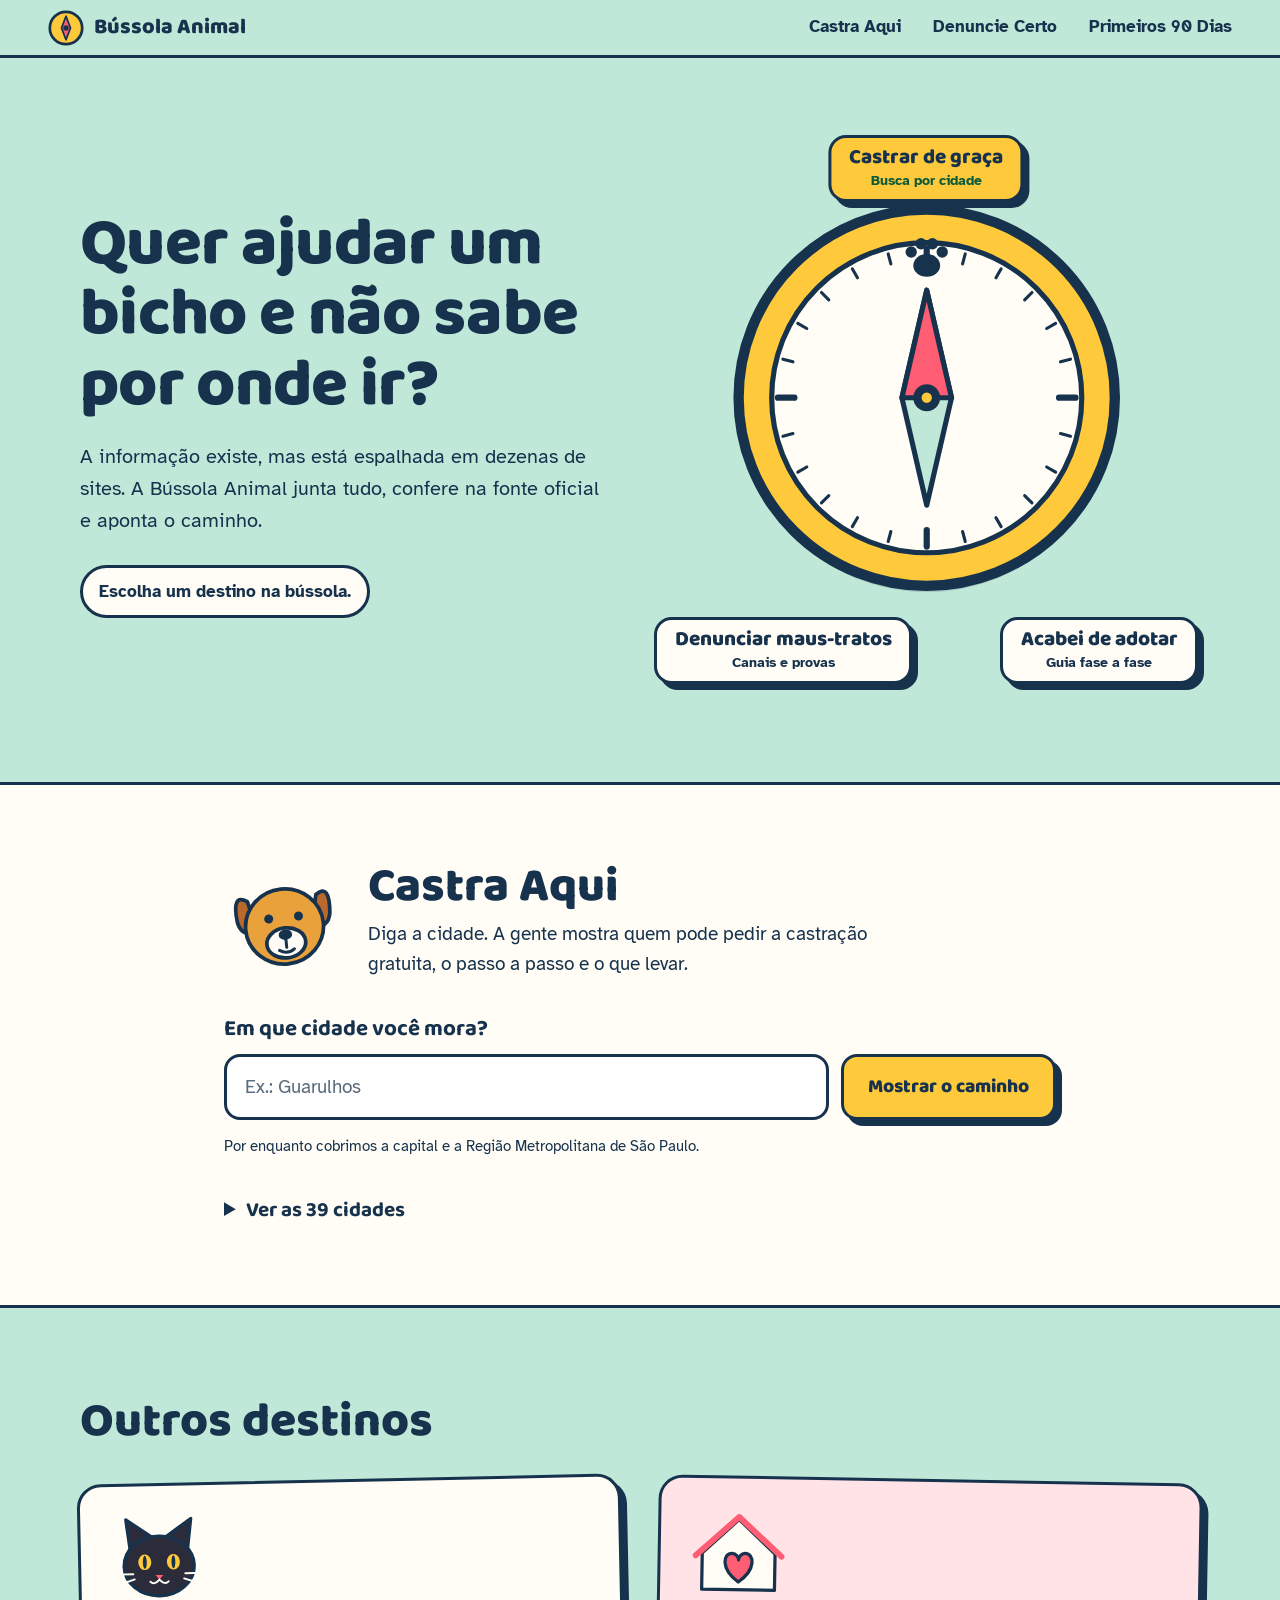
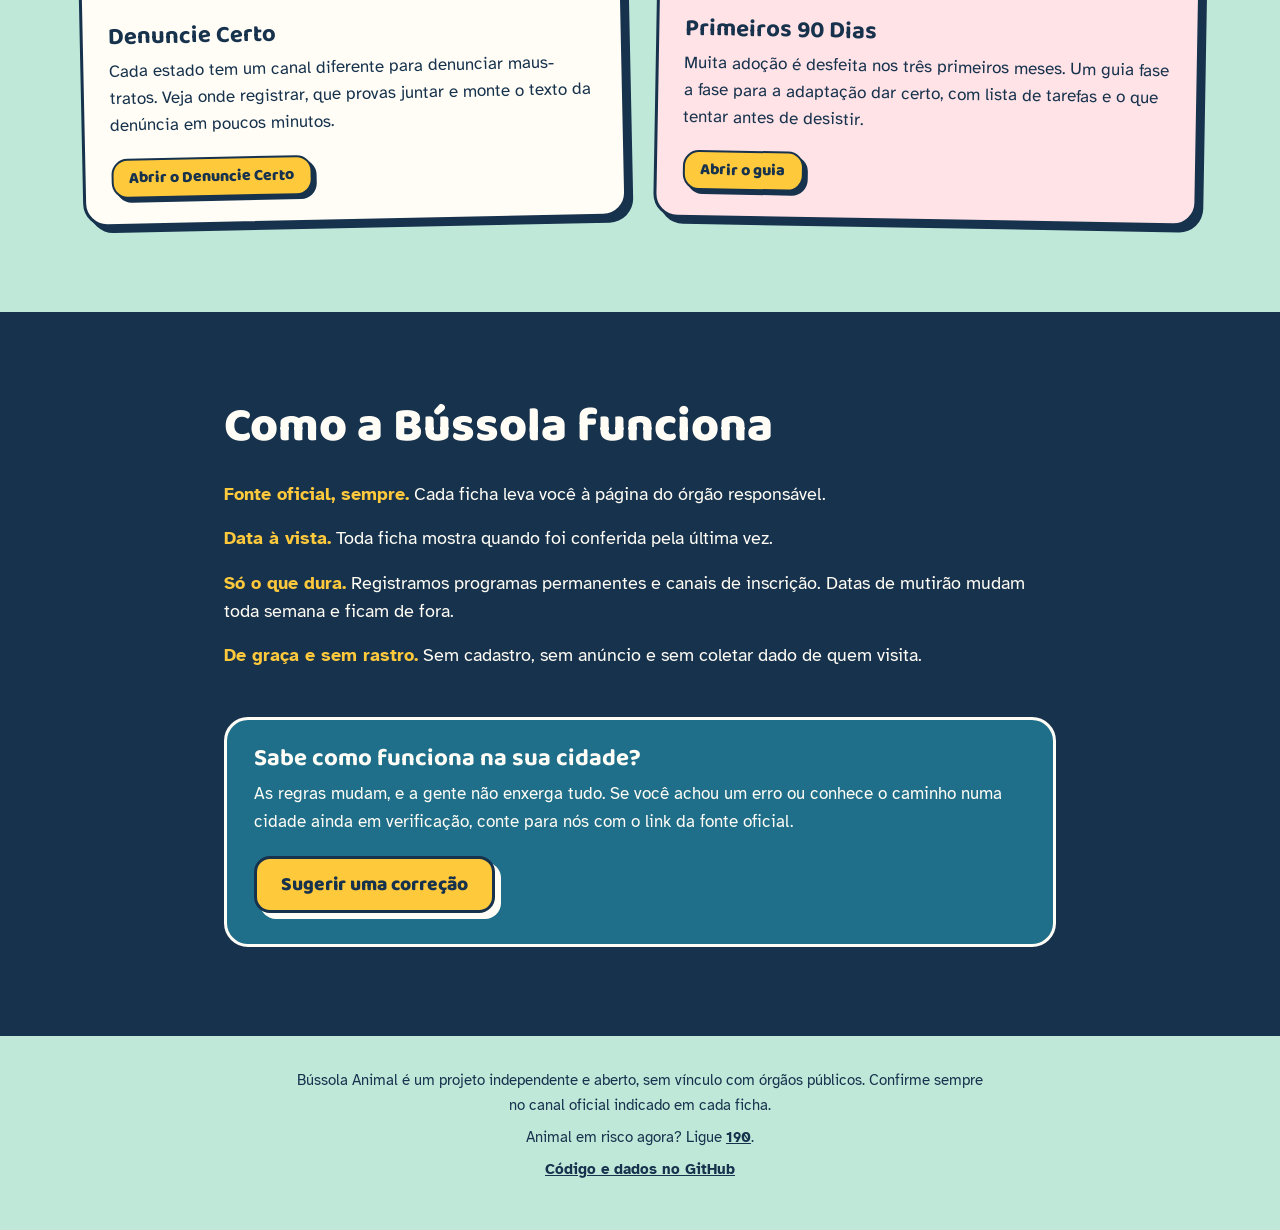
<file: index.html>
<!DOCTYPE html>
<html lang="pt-BR">
<head>
  <meta charset="utf-8">
  <meta name="viewport" content="width=device-width, initial-scale=1">
  <title>Bússola Animal: o caminho certo para ajudar cães e gatos</title>
  <meta name="description" content="Guia gratuito e aberto: onde castrar de graça, como denunciar maus-tratos e como atravessar os primeiros meses depois de uma adoção.">
  <meta property="og:title" content="Bússola Animal">
  <meta property="og:description" content="Ajudar um cão ou um gato começa por saber o caminho. A gente aponta.">
  <meta property="og:type" content="website">
  <link rel="icon" href="img/favicon.svg" type="image/svg+xml">
  <link rel="preload" href="fontes/baloo-2-latin-800-normal.woff2" as="font" type="font/woff2" crossorigin>
  <link rel="stylesheet" href="css/estilo.css">
</head>
<body>
  <a class="pular" href="#castra-aqui">Pular para a busca por cidade</a>

  <header class="topo">
    <a class="marca" href="#inicio" aria-label="Bússola Animal, início">
      <svg viewBox="0 0 40 40" width="36" height="36" aria-hidden="true">
        <circle cx="20" cy="20" r="18" fill="#FFC93C" stroke="#17324D" stroke-width="3"/>
        <path d="M20 7 L25 20 L20 33 L15 20 Z" fill="#FF5D73" stroke="#17324D" stroke-width="2" stroke-linejoin="round"/>
        <circle cx="20" cy="20" r="3" fill="#17324D"/>
      </svg>
      <span>Bússola Animal</span>
    </a>
    <nav aria-label="Seções">
      <a href="#castra-aqui">Castra Aqui</a>
      <a href="denuncie-certo.html">Denuncie Certo</a>
      <a href="primeiros-90-dias.html">Primeiros 90 Dias</a>
    </nav>
  </header>

  <main id="inicio">

    <section class="abertura">
      <div class="abertura-texto">
        <h1>Quer ajudar um bicho e não sabe por onde ir?</h1>
        <p class="lide">A informação existe, mas está espalhada em dezenas de sites. A Bússola Animal junta tudo, confere na fonte oficial e aponta o caminho.</p>
        <p class="dica-bussola" id="dica-bussola">Escolha um destino na bússola.</p>
      </div>

      <div class="bussola-palco" id="bussola-palco">
        <svg class="bussola" id="bussola" viewBox="0 0 400 400" role="img" aria-label="Bússola com uma agulha que termina em uma patinha">
          <circle cx="200" cy="206" r="182" fill="#17324D" opacity=".16"/>
          <circle cx="200" cy="200" r="182" fill="#FFC93C" stroke="#17324D" stroke-width="10"/>
          <circle cx="200" cy="200" r="150" fill="#FFFDF5" stroke="#17324D" stroke-width="5"/>
          <g id="marcas" stroke="#17324D" stroke-linecap="round"></g>
          <g id="agulha" class="agulha">
            <path d="M200 96 L224 200 L200 304 L176 200 Z" fill="#BFE8D9" stroke="#17324D" stroke-width="5" stroke-linejoin="round"/>
            <path d="M200 96 L224 200 L176 200 Z" fill="#FF5D73" stroke="#17324D" stroke-width="5" stroke-linejoin="round"/>
            <g transform="translate(200 62)" fill="#17324D">
              <ellipse cx="0" cy="10" rx="13" ry="11"/>
              <circle cx="-15" cy="-3" r="5.5"/>
              <circle cx="-5.5" cy="-11" r="5.5"/>
              <circle cx="5.5" cy="-11" r="5.5"/>
              <circle cx="15" cy="-3" r="5.5"/>
            </g>
          </g>
          <circle cx="200" cy="200" r="13" fill="#17324D"/>
          <circle cx="200" cy="200" r="5" fill="#FFC93C"/>
        </svg>

        <a class="destino destino-norte" href="#castra-aqui" data-angulo="0" data-dica="Descubra como castrar de graça na sua cidade.">
          <span class="destino-titulo">Castrar de graça</span>
          <span class="destino-estado">Busca por cidade</span>
        </a>
        <a class="destino destino-sudeste" href="primeiros-90-dias.html" data-angulo="125" data-dica="O que esperar nos primeiros 90 dias com o novo companheiro.">
          <span class="destino-titulo">Acabei de adotar</span>
          <span class="destino-estado">Guia fase a fase</span>
        </a>
        <a class="destino destino-sudoeste" href="denuncie-certo.html" data-angulo="235" data-dica="Onde denunciar, que provas juntar e como escrever a denúncia.">
          <span class="destino-titulo">Denunciar maus-tratos</span>
          <span class="destino-estado">Canais e provas</span>
        </a>
      </div>
    </section>

    <section class="castra" id="castra-aqui" aria-labelledby="castra-titulo">
      <div class="castra-cabeca">
        <svg class="bicho bicho-cao" viewBox="0 0 160 150" aria-hidden="true">
          <path d="M34 44 Q14 30 18 70 Q22 92 44 84 Z" fill="#B9692C" stroke="#17324D" stroke-width="5" stroke-linejoin="round"/>
          <path d="M126 44 Q146 30 142 70 Q138 92 116 84 Z" fill="#B9692C" stroke="#17324D" stroke-width="5" stroke-linejoin="round"/>
          <ellipse cx="80" cy="82" rx="52" ry="50" fill="#E9A23B" stroke="#17324D" stroke-width="5"/>
          <ellipse cx="80" cy="104" rx="26" ry="20" fill="#FFFDF5" stroke="#17324D" stroke-width="5"/>
          <ellipse cx="80" cy="93" rx="9" ry="7" fill="#17324D"/>
          <path d="M80 100 V110 M70 113 Q80 120 90 113" fill="none" stroke="#17324D" stroke-width="4" stroke-linecap="round"/>
          <circle cx="60" cy="70" r="6" fill="#17324D"/>
          <circle cx="100" cy="70" r="6" fill="#17324D"/>
        </svg>
        <div>
          <h2 id="castra-titulo">Castra Aqui</h2>
          <p>Diga a cidade. A gente mostra quem pode pedir a castração gratuita, o passo a passo e o que levar.</p>
        </div>
      </div>

      <form class="busca" id="busca" role="search" autocomplete="off">
        <label for="cidade">Em que cidade você mora?</label>
        <div class="busca-linha">
          <div class="combo">
            <input id="cidade" name="cidade" type="text" inputmode="search" placeholder="Ex.: Guarulhos"
                   role="combobox" aria-expanded="false" aria-controls="sugestoes" aria-autocomplete="list">
            <ul id="sugestoes" class="sugestoes" role="listbox" hidden></ul>
          </div>
          <button type="submit">Mostrar o caminho</button>
        </div>
        <p class="busca-nota">Por enquanto cobrimos a capital e a Região Metropolitana de São Paulo.</p>
      </form>

      <div id="resultado" class="resultado" aria-live="polite"></div>

      <details class="todas">
        <summary>Ver as 39 cidades</summary>
        <p class="legenda"><span class="selo selo-ok">Conferida</span> ficha completa <span class="selo selo-espera">Em verificação</span> caminho geral</p>
        <ul id="lista-cidades" class="lista-cidades"></ul>
      </details>
    </section>

    <section class="embreve" id="outros-destinos" aria-labelledby="embreve-titulo">
      <h2 id="embreve-titulo">Outros destinos</h2>
      <div class="embreve-grade">
        <article class="postal postal-denuncia">
          <svg class="bicho" viewBox="0 0 160 150" aria-hidden="true">
            <path d="M36 62 L30 14 L70 42 Z" fill="#2B2B3A" stroke="#17324D" stroke-width="5" stroke-linejoin="round"/>
            <path d="M124 62 L130 14 L90 42 Z" fill="#2B2B3A" stroke="#17324D" stroke-width="5" stroke-linejoin="round"/>
            <ellipse cx="80" cy="86" rx="54" ry="46" fill="#2B2B3A" stroke="#17324D" stroke-width="5"/>
            <ellipse cx="58" cy="80" rx="10" ry="12" fill="#FFC93C"/>
            <ellipse cx="102" cy="80" rx="10" ry="12" fill="#FFC93C"/>
            <ellipse cx="58" cy="80" rx="3" ry="10" fill="#17324D"/>
            <ellipse cx="102" cy="80" rx="3" ry="10" fill="#17324D"/>
            <path d="M74 100 L86 100 L80 107 Z" fill="#FF5D73"/>
            <path d="M80 107 Q72 116 66 110 M80 107 Q88 116 94 110" fill="none" stroke="#FFFDF5" stroke-width="3" stroke-linecap="round"/>
            <path d="M40 98 H14 M42 106 L18 114 M120 98 H146 M118 106 L142 114" stroke="#FFFDF5" stroke-width="3" stroke-linecap="round"/>
          </svg>
          <h3>Denuncie Certo</h3>
          <p>Cada estado tem um canal diferente para denunciar maus-tratos. Veja onde registrar, que provas juntar e monte o texto da denúncia em poucos minutos.</p>
          <a class="botao botao-pequeno" href="denuncie-certo.html">Abrir o Denuncie Certo</a>
        </article>
        <article class="postal postal-adocao">
          <svg class="bicho" viewBox="0 0 160 150" aria-hidden="true">
            <path d="M24 78 L80 26 L136 78 V134 H24 Z" fill="#FFFDF5" stroke="#17324D" stroke-width="5" stroke-linejoin="round"/>
            <path d="M14 82 L80 22 L146 82" fill="none" stroke="#FF5D73" stroke-width="9" stroke-linecap="round" stroke-linejoin="round"/>
            <path d="M80 122 C52 102 56 78 70 78 C76 78 80 84 80 88 C80 84 84 78 90 78 C104 78 108 102 80 122 Z" fill="#FF5D73" stroke="#17324D" stroke-width="5" stroke-linejoin="round"/>
          </svg>
          <h3>Primeiros 90 Dias</h3>
          <p>Muita adoção é desfeita nos três primeiros meses. Um guia fase a fase para a adaptação dar certo, com lista de tarefas e o que tentar antes de desistir.</p>
          <a class="botao botao-pequeno" href="primeiros-90-dias.html">Abrir o guia</a>
        </article>
      </div>
    </section>

    <section class="sobre" id="sobre" aria-labelledby="sobre-titulo">
      <h2 id="sobre-titulo">Como a Bússola funciona</h2>
      <ul class="principios">
        <li><strong>Fonte oficial, sempre.</strong> Cada ficha leva você à página do órgão responsável.</li>
        <li><strong>Data à vista.</strong> Toda ficha mostra quando foi conferida pela última vez.</li>
        <li><strong>Só o que dura.</strong> Registramos programas permanentes e canais de inscrição. Datas de mutirão mudam toda semana e ficam de fora.</li>
        <li><strong>De graça e sem rastro.</strong> Sem cadastro, sem anúncio e sem coletar dado de quem visita.</li>
      </ul>
      <div class="ajuda">
        <h3>Sabe como funciona na sua cidade?</h3>
        <p>As regras mudam, e a gente não enxerga tudo. Se você achou um erro ou conhece o caminho numa cidade ainda em verificação, conte para nós com o link da fonte oficial.</p>
        <a class="botao" href="https://github.com/moraesalves/bussola-animal/issues/new">Sugerir uma correção</a>
      </div>
    </section>
  </main>

  <footer class="rodape">
    <p>Bússola Animal é um projeto independente e aberto, sem vínculo com órgãos públicos. Confirme sempre no canal oficial indicado em cada ficha.</p>
    <p>Animal em risco agora? Ligue <a href="tel:190">190</a>.</p>
    <p><a href="https://github.com/moraesalves/bussola-animal">Código e dados no GitHub</a></p>
  </footer>

  <script src="js/app.js" defer></script>
</body>
</html>
</file>
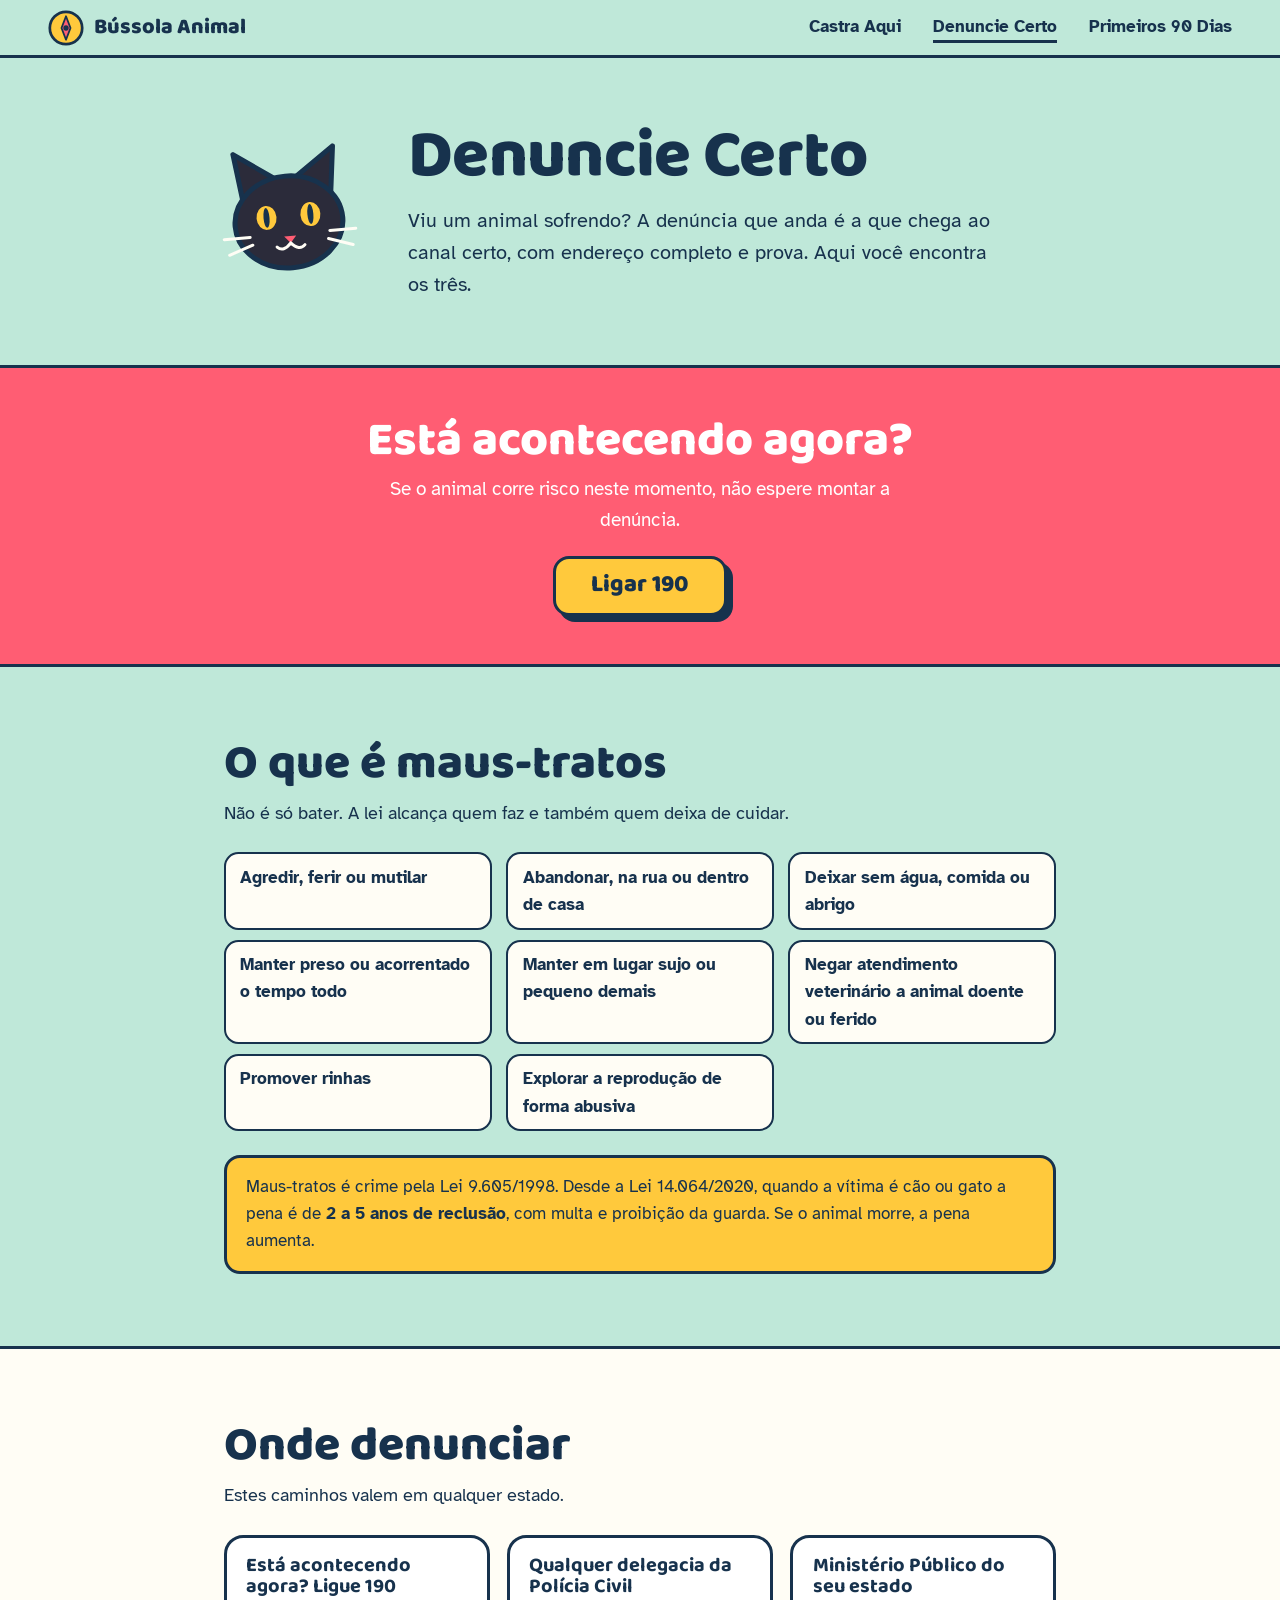
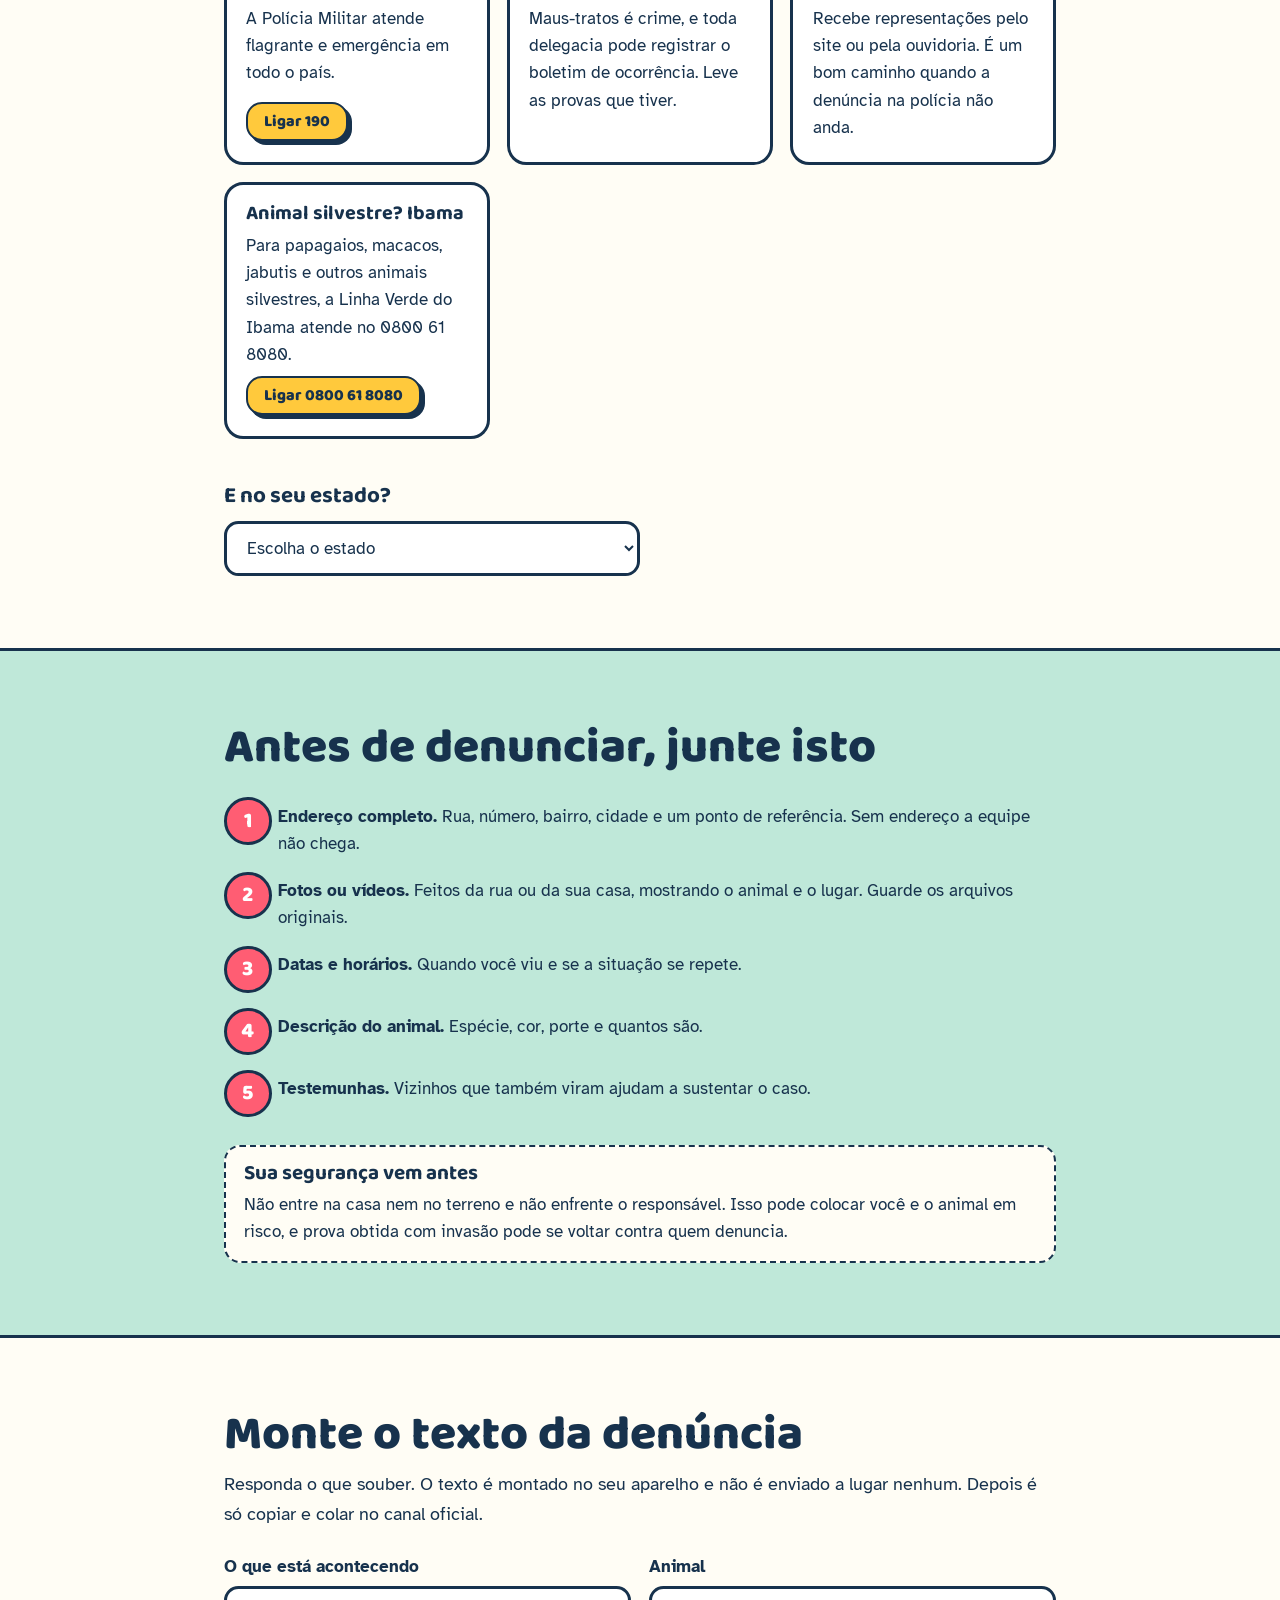
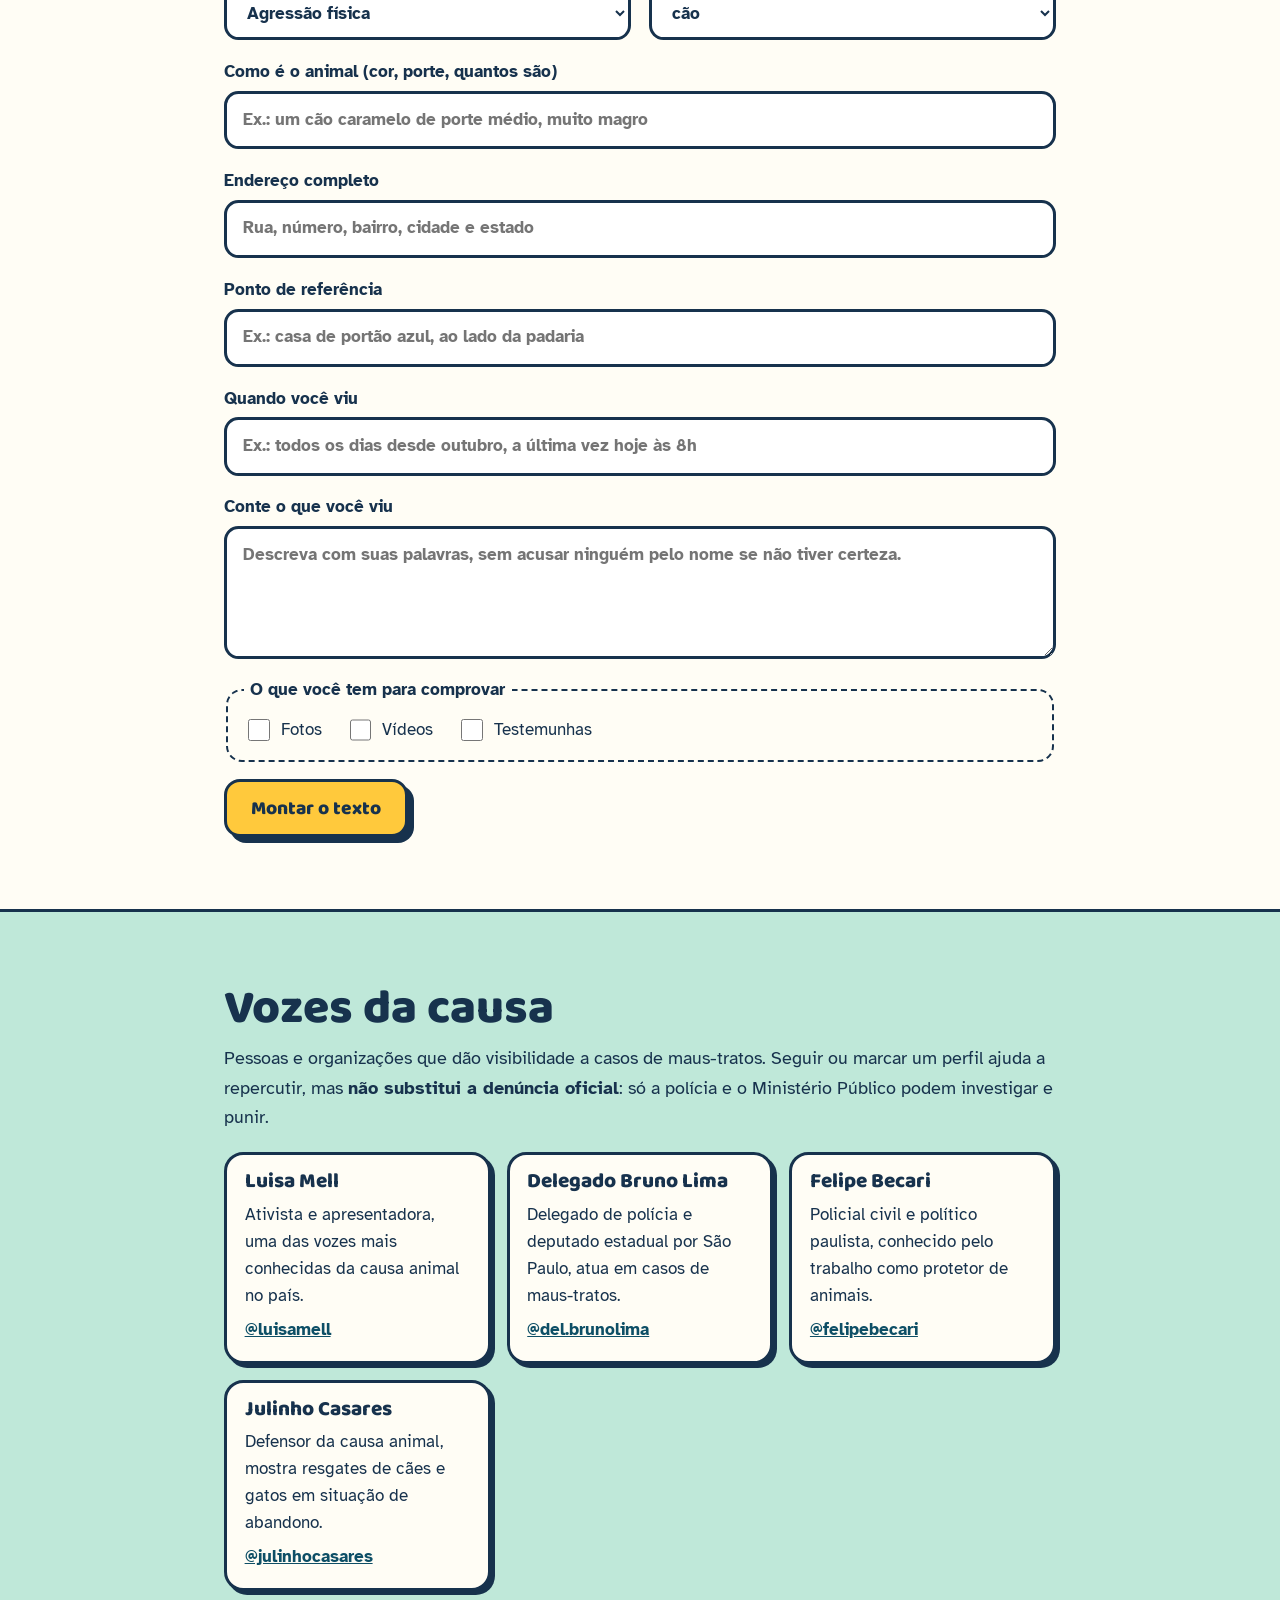
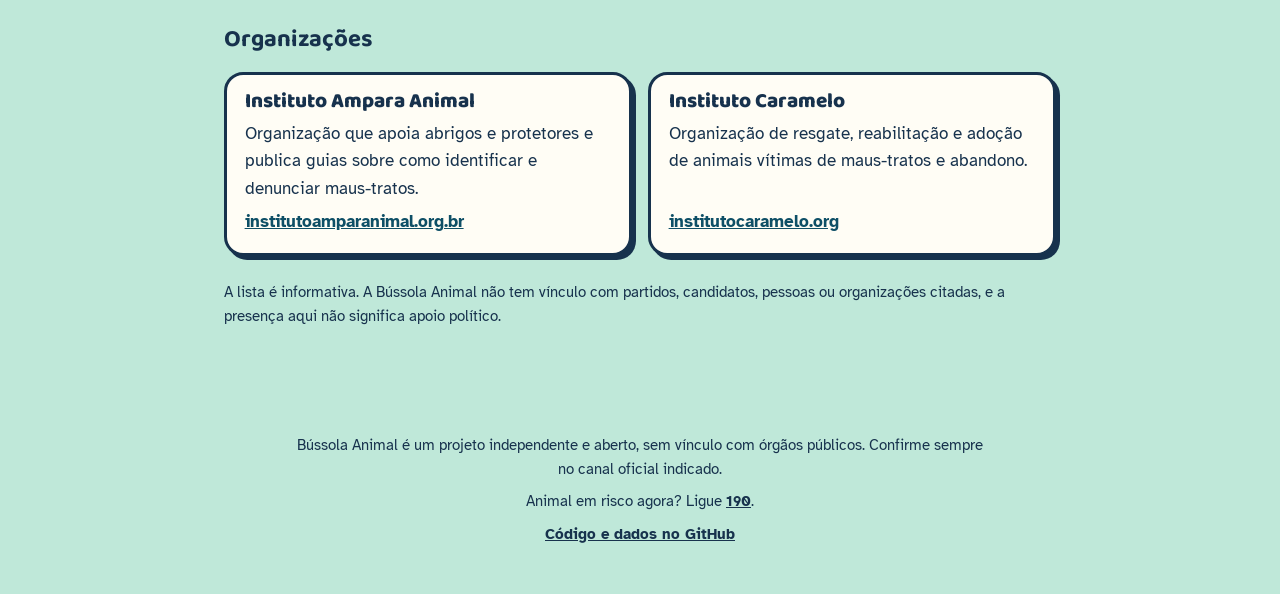
<file: denuncie-certo.html>
<!DOCTYPE html>
<html lang="pt-BR">
<head>
  <meta charset="utf-8">
  <meta name="viewport" content="width=device-width, initial-scale=1">
  <title>Denuncie Certo: como denunciar maus-tratos a animais | Bússola Animal</title>
  <meta name="description" content="Onde denunciar maus-tratos a cães e gatos no seu estado, que provas juntar e um assistente para montar o texto da denúncia.">
  <meta property="og:title" content="Denuncie Certo | Bússola Animal">
  <meta property="og:description" content="Onde denunciar maus-tratos, que provas juntar e como descrever o caso.">
  <link rel="icon" href="img/favicon.svg" type="image/svg+xml">
  <link rel="stylesheet" href="css/estilo.css">
</head>
<body>
  <a class="pular" href="#canais">Pular para os canais de denúncia</a>

  <header class="topo">
    <a class="marca" href="index.html" aria-label="Bússola Animal, início">
      <svg viewBox="0 0 40 40" width="36" height="36" aria-hidden="true">
        <circle cx="20" cy="20" r="18" fill="#FFC93C" stroke="#17324D" stroke-width="3"/>
        <path d="M20 7 L25 20 L20 33 L15 20 Z" fill="#FF5D73" stroke="#17324D" stroke-width="2" stroke-linejoin="round"/>
        <circle cx="20" cy="20" r="3" fill="#17324D"/>
      </svg>
      <span>Bússola Animal</span>
    </a>
    <nav aria-label="Seções">
      <a href="index.html#castra-aqui">Castra Aqui</a>
      <a href="denuncie-certo.html" aria-current="page">Denuncie Certo</a>
      <a href="primeiros-90-dias.html">Primeiros 90 Dias</a>
    </nav>
  </header>

  <main>
    <section class="capa capa-denuncia">
      <svg class="bicho" viewBox="0 0 160 150" aria-hidden="true">
        <path d="M36 62 L30 14 L70 42 Z" fill="#2B2B3A" stroke="#17324D" stroke-width="5" stroke-linejoin="round"/>
        <path d="M124 62 L130 14 L90 42 Z" fill="#2B2B3A" stroke="#17324D" stroke-width="5" stroke-linejoin="round"/>
        <ellipse cx="80" cy="86" rx="54" ry="46" fill="#2B2B3A" stroke="#17324D" stroke-width="5"/>
        <ellipse cx="58" cy="80" rx="10" ry="12" fill="#FFC93C"/>
        <ellipse cx="102" cy="80" rx="10" ry="12" fill="#FFC93C"/>
        <ellipse cx="58" cy="80" rx="3" ry="10" fill="#17324D"/>
        <ellipse cx="102" cy="80" rx="3" ry="10" fill="#17324D"/>
        <path d="M74 100 L86 100 L80 107 Z" fill="#FF5D73"/>
        <path d="M80 107 Q72 116 66 110 M80 107 Q88 116 94 110" fill="none" stroke="#FFFDF5" stroke-width="3" stroke-linecap="round"/>
        <path d="M40 98 H14 M42 106 L18 114 M120 98 H146 M118 106 L142 114" stroke="#FFFDF5" stroke-width="3" stroke-linecap="round"/>
      </svg>
      <div>
        <h1>Denuncie Certo</h1>
        <p class="lide">Viu um animal sofrendo? A denúncia que anda é a que chega ao canal certo, com endereço completo e prova. Aqui você encontra os três.</p>
      </div>
    </section>

    <section class="urgente" aria-labelledby="urgente-titulo">
      <h2 id="urgente-titulo">Está acontecendo agora?</h2>
      <p>Se o animal corre risco neste momento, não espere montar a denúncia.</p>
      <a class="botao" href="tel:190">Ligar 190</a>
    </section>

    <section class="bloco" aria-labelledby="oque-titulo">
      <h2 id="oque-titulo">O que é maus-tratos</h2>
      <p class="apoio">Não é só bater. A lei alcança quem faz e também quem deixa de cuidar.</p>
      <ul class="sinais">
        <li>Agredir, ferir ou mutilar</li>
        <li>Abandonar, na rua ou dentro de casa</li>
        <li>Deixar sem água, comida ou abrigo</li>
        <li>Manter preso ou acorrentado o tempo todo</li>
        <li>Manter em lugar sujo ou pequeno demais</li>
        <li>Negar atendimento veterinário a animal doente ou ferido</li>
        <li>Promover rinhas</li>
        <li>Explorar a reprodução de forma abusiva</li>
      </ul>
      <p class="lei">Maus-tratos é crime pela Lei 9.605/1998. Desde a Lei 14.064/2020, quando a vítima é cão ou gato a pena é de <strong>2 a 5 anos de reclusão</strong>, com multa e proibição da guarda. Se o animal morre, a pena aumenta.</p>
    </section>

    <section class="bloco bloco-claro" id="canais" aria-labelledby="canais-titulo">
      <h2 id="canais-titulo">Onde denunciar</h2>
      <p class="apoio">Estes caminhos valem em qualquer estado.</p>
      <div id="canais-gerais" class="cartoes"></div>

      <form class="busca" id="form-estado">
        <label for="estado">E no seu estado?</label>
        <div class="busca-linha">
          <select id="estado" name="estado" class="campo">
            <option value="">Escolha o estado</option>
          </select>
        </div>
      </form>
      <div id="resultado-estado" class="resultado" aria-live="polite"></div>
    </section>

    <section class="bloco" aria-labelledby="provas-titulo">
      <h2 id="provas-titulo">Antes de denunciar, junte isto</h2>
      <ol class="passos passos-soltos">
        <li><span><strong>Endereço completo.</strong> Rua, número, bairro, cidade e um ponto de referência. Sem endereço a equipe não chega.</span></li>
        <li><span><strong>Fotos ou vídeos.</strong> Feitos da rua ou da sua casa, mostrando o animal e o lugar. Guarde os arquivos originais.</span></li>
        <li><span><strong>Datas e horários.</strong> Quando você viu e se a situação se repete.</span></li>
        <li><span><strong>Descrição do animal.</strong> Espécie, cor, porte e quantos são.</span></li>
        <li><span><strong>Testemunhas.</strong> Vizinhos que também viram ajudam a sustentar o caso.</span></li>
      </ol>
      <div class="aviso">
        <h3>Sua segurança vem antes</h3>
        <p>Não entre na casa nem no terreno e não enfrente o responsável. Isso pode colocar você e o animal em risco, e prova obtida com invasão pode se voltar contra quem denuncia.</p>
      </div>
    </section>

    <section class="bloco bloco-claro" id="montar" aria-labelledby="montar-titulo">
      <h2 id="montar-titulo">Monte o texto da denúncia</h2>
      <p class="apoio">Responda o que souber. O texto é montado no seu aparelho e não é enviado a lugar nenhum. Depois é só copiar e colar no canal oficial.</p>
      <form id="form-denuncia" class="formulario">
        <div class="linha-campos">
          <label>O que está acontecendo
            <select name="tipo" class="campo">
              <option>Agressão física</option>
              <option>Abandono</option>
              <option>Animal sem água, comida ou abrigo</option>
              <option>Animal preso ou acorrentado o tempo todo</option>
              <option>Animal em local sujo ou pequeno demais</option>
              <option>Animal doente ou ferido sem atendimento</option>
              <option>Outra situação de maus-tratos</option>
            </select>
          </label>
          <label>Animal
            <select name="especie" class="campo">
              <option>cão</option>
              <option>gato</option>
              <option>cães</option>
              <option>gatos</option>
              <option>cães e gatos</option>
              <option>outro animal</option>
            </select>
          </label>
        </div>
        <label>Como é o animal (cor, porte, quantos são)
          <input name="descricao" class="campo" type="text" placeholder="Ex.: um cão caramelo de porte médio, muito magro">
        </label>
        <label>Endereço completo
          <input name="endereco" class="campo" type="text" placeholder="Rua, número, bairro, cidade e estado" required>
        </label>
        <label>Ponto de referência
          <input name="referencia" class="campo" type="text" placeholder="Ex.: casa de portão azul, ao lado da padaria">
        </label>
        <label>Quando você viu
          <input name="quando" class="campo" type="text" placeholder="Ex.: todos os dias desde outubro, a última vez hoje às 8h">
        </label>
        <label>Conte o que você viu
          <textarea name="relato" class="campo" rows="4" placeholder="Descreva com suas palavras, sem acusar ninguém pelo nome se não tiver certeza." required></textarea>
        </label>
        <fieldset>
          <legend>O que você tem para comprovar</legend>
          <label class="marca-caixa"><input type="checkbox" name="provas" value="fotos"> Fotos</label>
          <label class="marca-caixa"><input type="checkbox" name="provas" value="vídeos"> Vídeos</label>
          <label class="marca-caixa"><input type="checkbox" name="provas" value="testemunhas"> Testemunhas</label>
        </fieldset>
        <button type="submit">Montar o texto</button>
      </form>
      <div id="texto-pronto" class="texto-pronto" hidden>
        <h3>Texto pronto</h3>
        <textarea id="texto-denuncia" class="campo" rows="12" readonly aria-label="Texto da denúncia"></textarea>
        <div class="acoes">
          <button type="button" id="copiar">Copiar o texto</button>
          <span id="copiado" role="status" aria-live="polite"></span>
        </div>
      </div>
    </section>

    <section class="bloco" aria-labelledby="vozes-titulo">
      <h2 id="vozes-titulo">Vozes da causa</h2>
      <p class="apoio">Pessoas e organizações que dão visibilidade a casos de maus-tratos. Seguir ou marcar um perfil ajuda a repercutir, mas <strong>não substitui a denúncia oficial</strong>: só a polícia e o Ministério Público podem investigar e punir.</p>
      <div id="vozes" class="perfis"></div>
      <h3 class="subtitulo">Organizações</h3>
      <div id="organizacoes" class="perfis"></div>
      <p class="nota">A lista é informativa. A Bússola Animal não tem vínculo com partidos, candidatos, pessoas ou organizações citadas, e a presença aqui não significa apoio político.</p>
    </section>
  </main>

  <footer class="rodape">
    <p>Bússola Animal é um projeto independente e aberto, sem vínculo com órgãos públicos. Confirme sempre no canal oficial indicado.</p>
    <p>Animal em risco agora? Ligue <a href="tel:190">190</a>.</p>
    <p><a href="https://github.com/moraesalves/bussola-animal">Código e dados no GitHub</a></p>
  </footer>

  <script src="js/denuncia.js" defer></script>
</body>
</html>
</file>
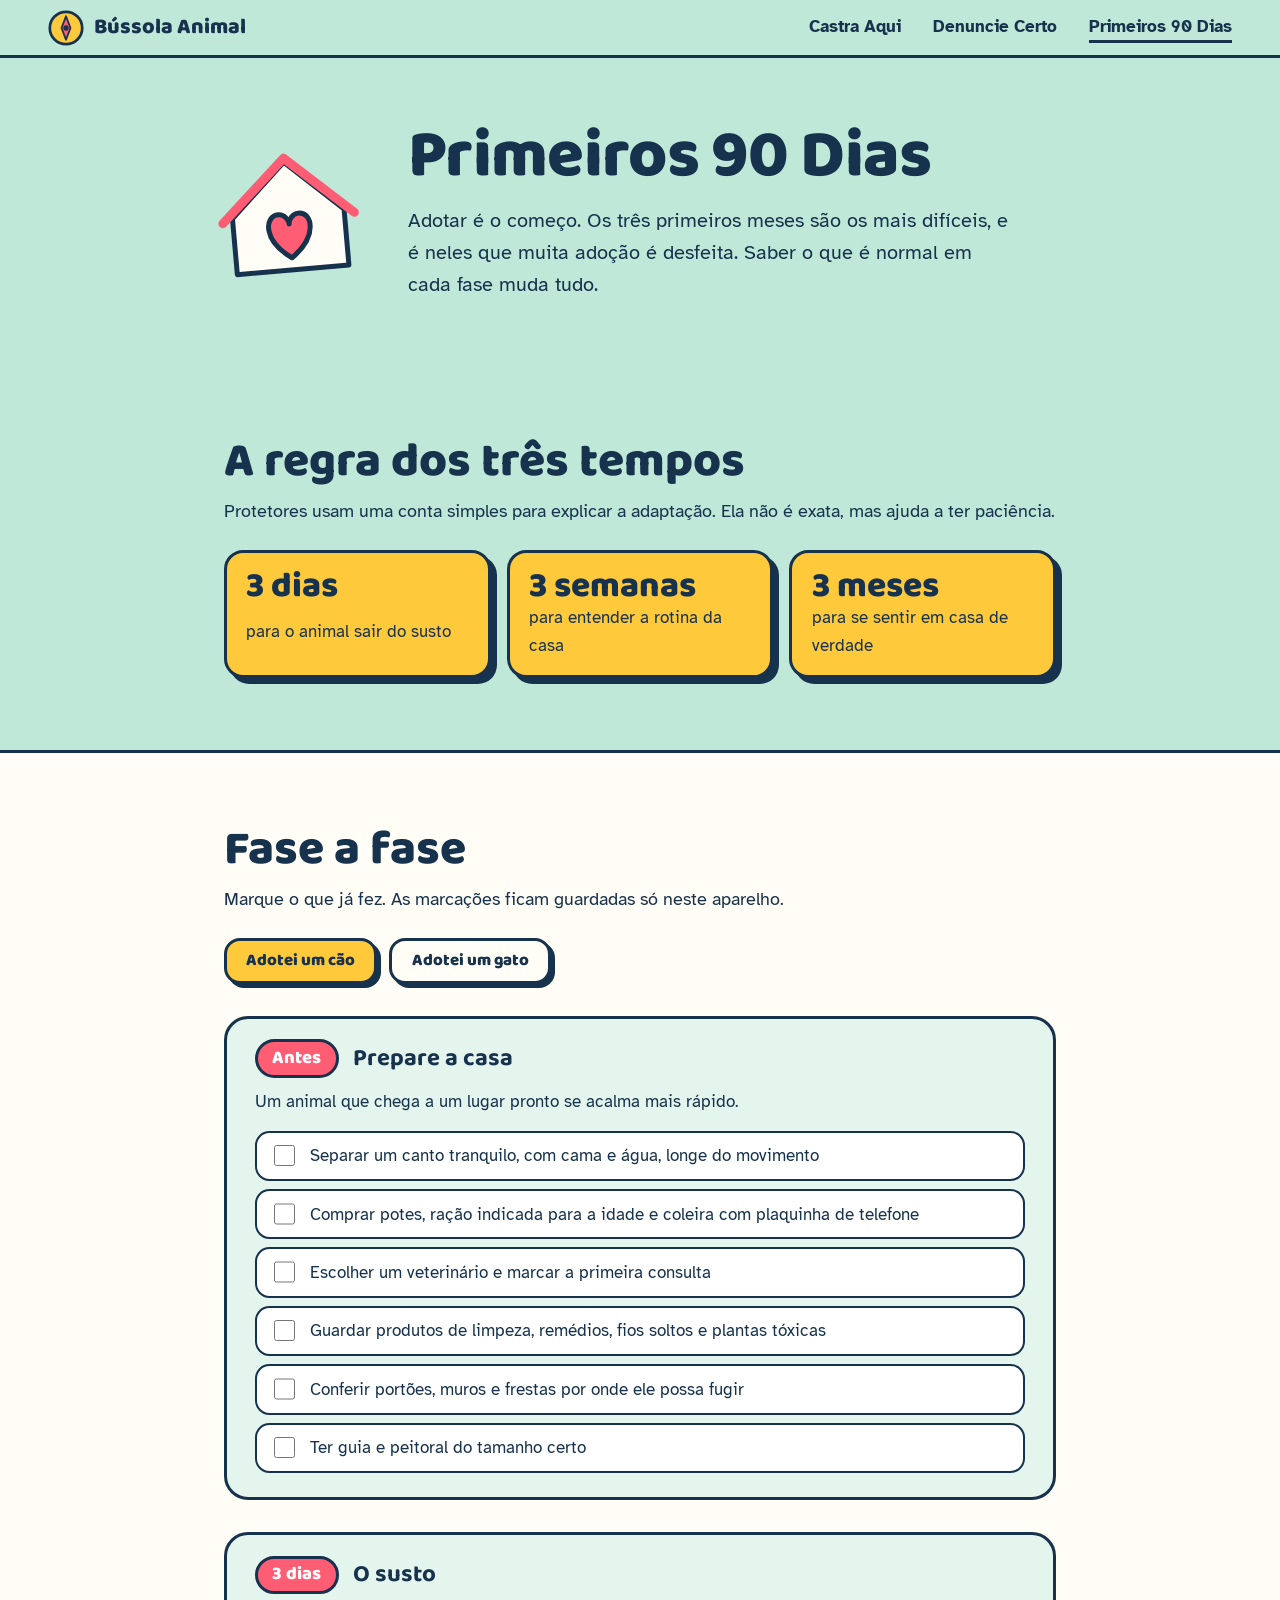
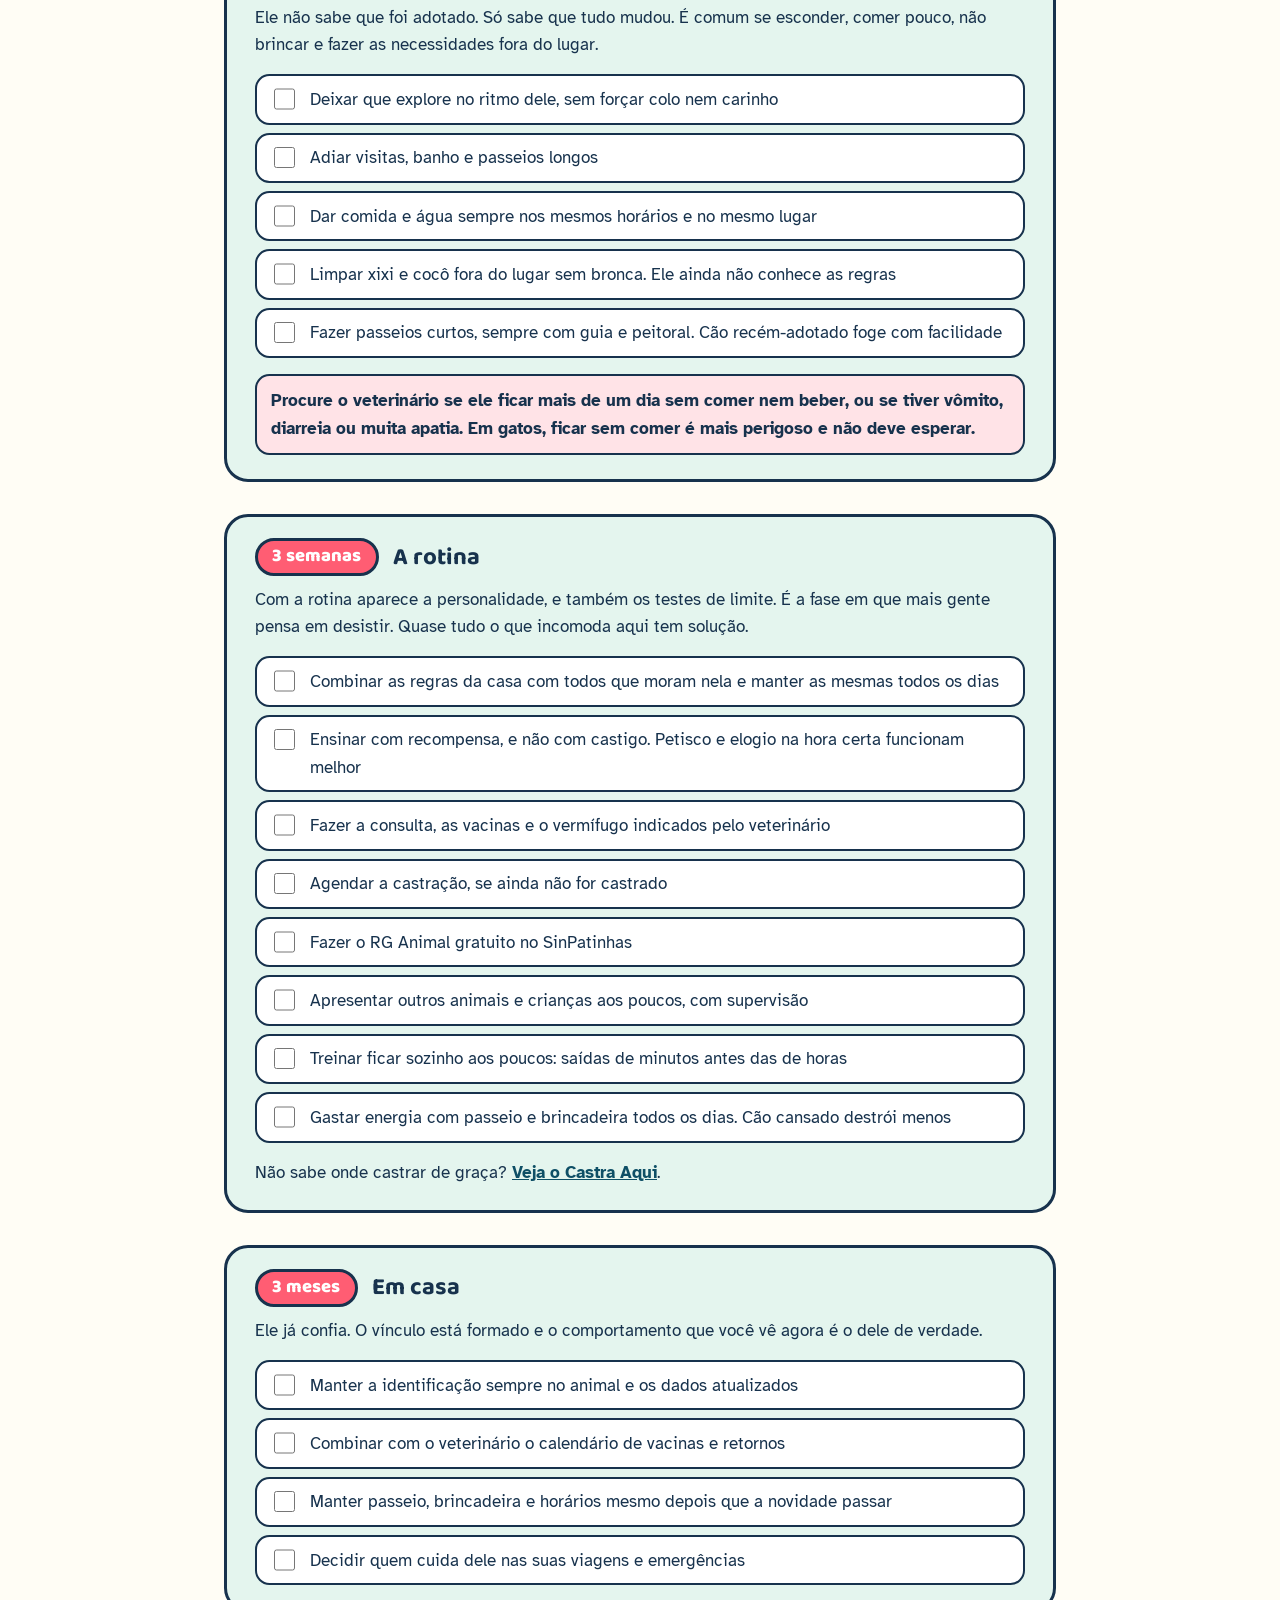
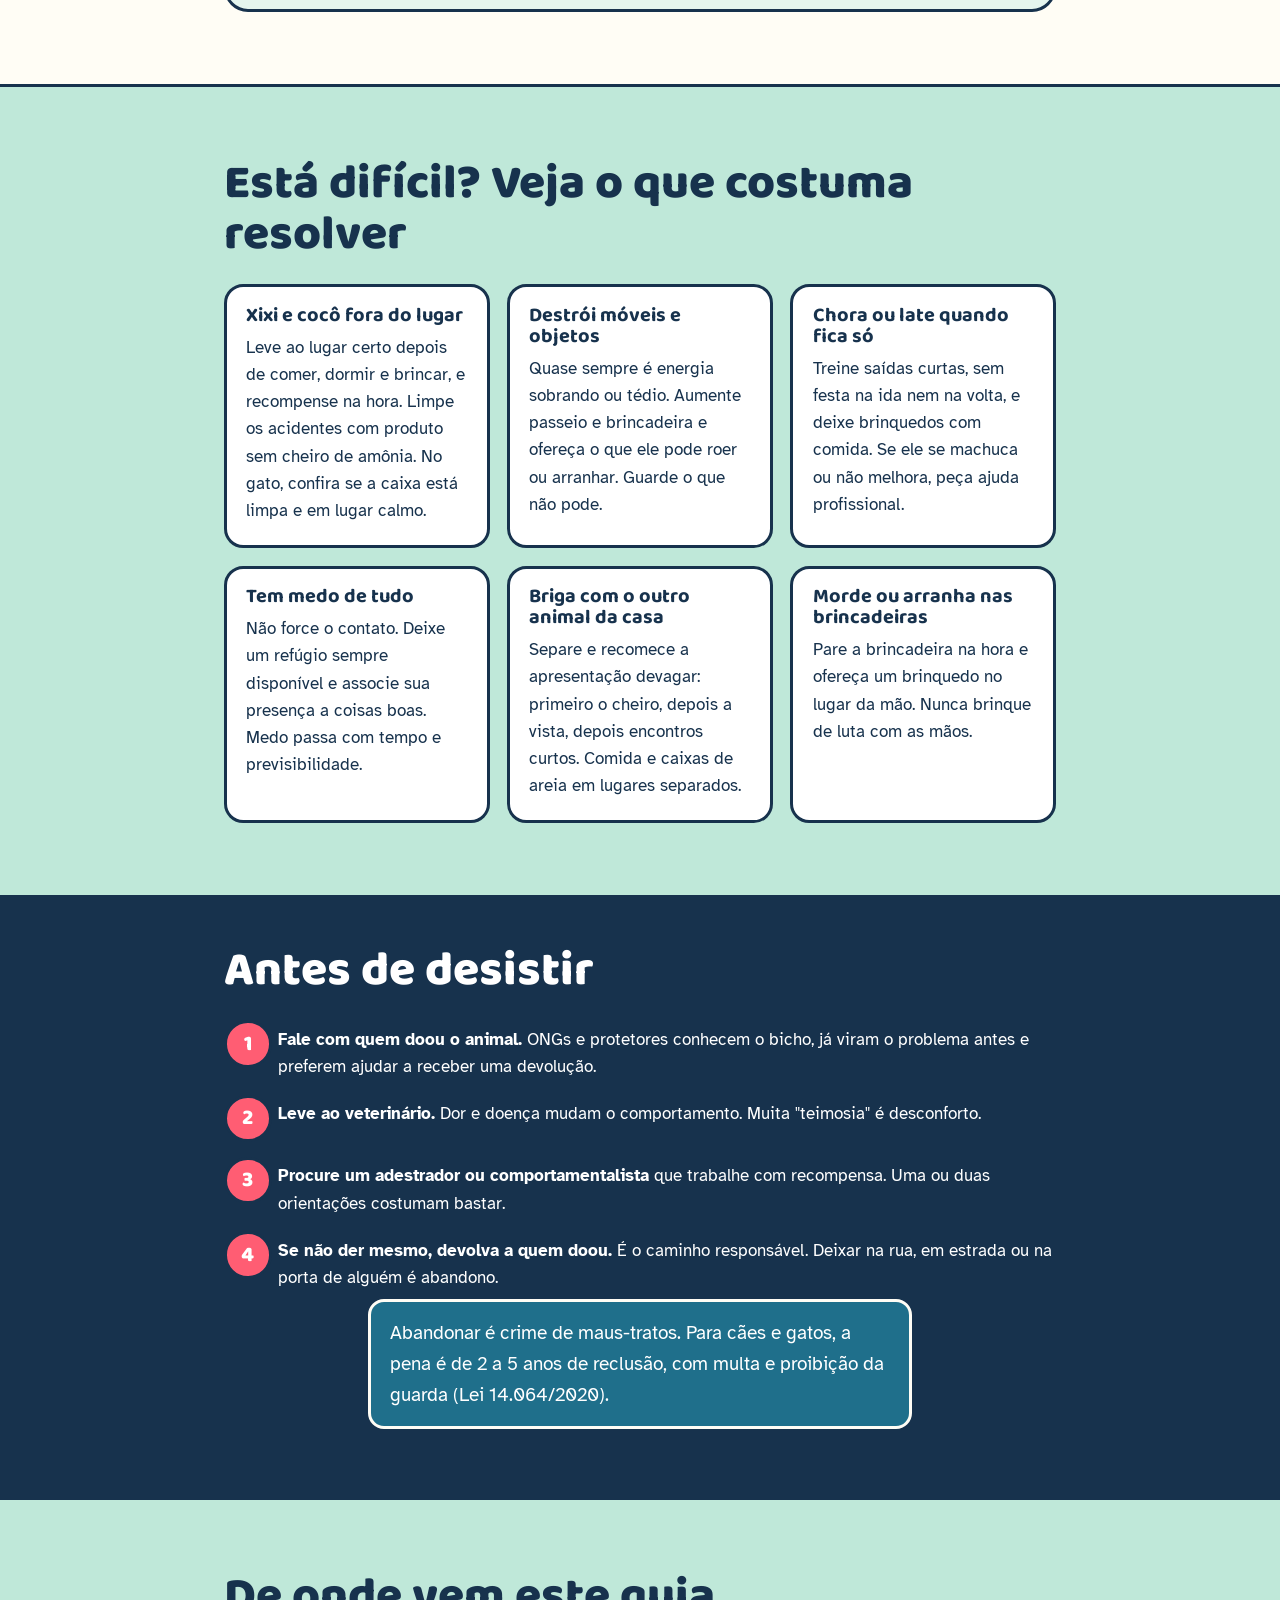
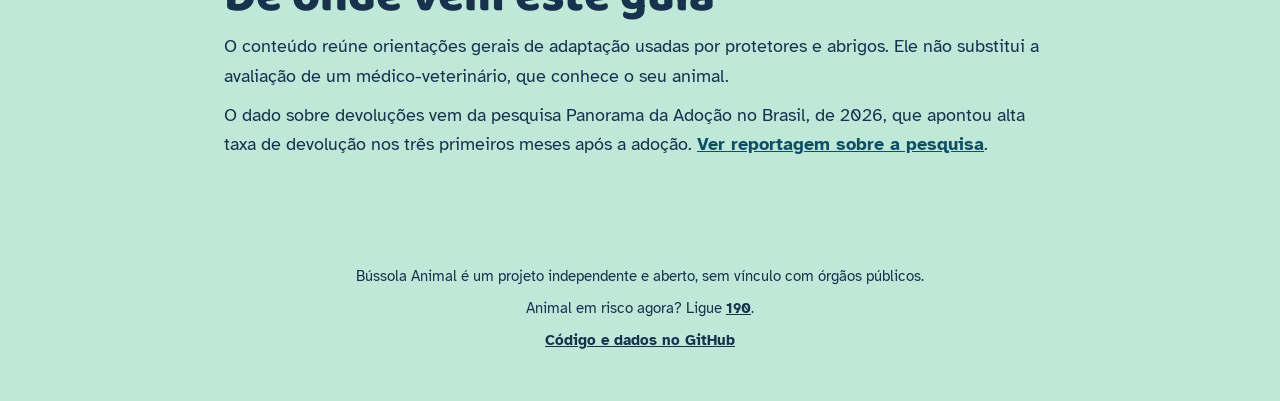
<file: primeiros-90-dias.html>
<!DOCTYPE html>
<html lang="pt-BR">
<head>
  <meta charset="utf-8">
  <meta name="viewport" content="width=device-width, initial-scale=1">
  <title>Primeiros 90 Dias: guia para quem acabou de adotar | Bússola Animal</title>
  <meta name="description" content="Guia para os três primeiros meses depois de adotar um cão ou gato: o que esperar em cada fase, lista de tarefas e o que tentar antes de desistir.">
  <meta property="og:title" content="Primeiros 90 Dias | Bússola Animal">
  <meta property="og:description" content="O que esperar depois de adotar um cão ou gato, fase a fase.">
  <link rel="icon" href="img/favicon.svg" type="image/svg+xml">
  <link rel="stylesheet" href="css/estilo.css">
</head>
<body>
  <a class="pular" href="#fases">Pular para o guia</a>

  <header class="topo">
    <a class="marca" href="index.html" aria-label="Bússola Animal, início">
      <svg viewBox="0 0 40 40" width="36" height="36" aria-hidden="true">
        <circle cx="20" cy="20" r="18" fill="#FFC93C" stroke="#17324D" stroke-width="3"/>
        <path d="M20 7 L25 20 L20 33 L15 20 Z" fill="#FF5D73" stroke="#17324D" stroke-width="2" stroke-linejoin="round"/>
        <circle cx="20" cy="20" r="3" fill="#17324D"/>
      </svg>
      <span>Bússola Animal</span>
    </a>
    <nav aria-label="Seções">
      <a href="index.html#castra-aqui">Castra Aqui</a>
      <a href="denuncie-certo.html">Denuncie Certo</a>
      <a href="primeiros-90-dias.html" aria-current="page">Primeiros 90 Dias</a>
    </nav>
  </header>

  <main>
    <section class="capa capa-adocao">
      <svg class="bicho" viewBox="0 0 160 150" aria-hidden="true">
        <path d="M24 78 L80 26 L136 78 V134 H24 Z" fill="#FFFDF5" stroke="#17324D" stroke-width="5" stroke-linejoin="round"/>
        <path d="M14 82 L80 22 L146 82" fill="none" stroke="#FF5D73" stroke-width="9" stroke-linecap="round" stroke-linejoin="round"/>
        <path d="M80 122 C52 102 56 78 70 78 C76 78 80 84 80 88 C80 84 84 78 90 78 C104 78 108 102 80 122 Z" fill="#FF5D73" stroke="#17324D" stroke-width="5" stroke-linejoin="round"/>
      </svg>
      <div>
        <h1>Primeiros 90 Dias</h1>
        <p class="lide">Adotar é o começo. Os três primeiros meses são os mais difíceis, e é neles que muita adoção é desfeita. Saber o que é normal em cada fase muda tudo.</p>
      </div>
    </section>

    <section class="bloco" aria-labelledby="regra-titulo">
      <h2 id="regra-titulo">A regra dos três tempos</h2>
      <p class="apoio">Protetores usam uma conta simples para explicar a adaptação. Ela não é exata, mas ajuda a ter paciência.</p>
      <div class="tempos">
        <div class="tempo"><strong>3 dias</strong><span>para o animal sair do susto</span></div>
        <div class="tempo"><strong>3 semanas</strong><span>para entender a rotina da casa</span></div>
        <div class="tempo"><strong>3 meses</strong><span>para se sentir em casa de verdade</span></div>
      </div>
    </section>

    <section class="bloco bloco-claro" id="fases" aria-labelledby="fases-titulo">
      <h2 id="fases-titulo">Fase a fase</h2>
      <p class="apoio">Marque o que já fez. As marcações ficam guardadas só neste aparelho.</p>
      <div class="seletor-bicho" role="group" aria-label="Qual animal você adotou">
        <button type="button" class="escolha ativa" data-bicho="cao" aria-pressed="true">Adotei um cão</button>
        <button type="button" class="escolha" data-bicho="gato" aria-pressed="false">Adotei um gato</button>
      </div>

      <article class="fase">
        <header><span class="fase-marca">Antes</span><h3>Prepare a casa</h3></header>
        <p>Um animal que chega a um lugar pronto se acalma mais rápido.</p>
        <ul class="tarefas" data-fase="antes">
          <li data-id="canto">Separar um canto tranquilo, com cama e água, longe do movimento</li>
          <li data-id="potes">Comprar potes, ração indicada para a idade e coleira com plaquinha de telefone</li>
          <li data-id="vet">Escolher um veterinário e marcar a primeira consulta</li>
          <li data-id="perigos">Guardar produtos de limpeza, remédios, fios soltos e plantas tóxicas</li>
          <li data-id="portao" data-bicho="cao">Conferir portões, muros e frestas por onde ele possa fugir</li>
          <li data-id="guia" data-bicho="cao">Ter guia e peitoral do tamanho certo</li>
          <li data-id="telas" data-bicho="gato">Colocar telas em janelas e sacadas antes de o gato chegar</li>
          <li data-id="areia" data-bicho="gato">Montar a caixa de areia em lugar calmo, longe da comida</li>
          <li data-id="arranhador" data-bicho="gato">Ter um arranhador e uma caixa de transporte</li>
        </ul>
      </article>

      <article class="fase">
        <header><span class="fase-marca">3 dias</span><h3>O susto</h3></header>
        <p>Ele não sabe que foi adotado. Só sabe que tudo mudou. É comum se esconder, comer pouco, não brincar e fazer as necessidades fora do lugar.</p>
        <ul class="tarefas" data-fase="dias">
          <li data-id="ritmo">Deixar que explore no ritmo dele, sem forçar colo nem carinho</li>
          <li data-id="visitas">Adiar visitas, banho e passeios longos</li>
          <li data-id="horarios">Dar comida e água sempre nos mesmos horários e no mesmo lugar</li>
          <li data-id="bronca">Limpar xixi e cocô fora do lugar sem bronca. Ele ainda não conhece as regras</li>
          <li data-id="passeio" data-bicho="cao">Fazer passeios curtos, sempre com guia e peitoral. Cão recém-adotado foge com facilidade</li>
          <li data-id="comodo" data-bicho="gato">Manter o gato em um cômodo só, com tudo de que precisa, antes de liberar a casa</li>
          <li data-id="esconder" data-bicho="gato">Respeitar o esconderijo. Ele sai quando se sentir seguro</li>
        </ul>
        <p class="alerta">Procure o veterinário se ele ficar mais de um dia sem comer nem beber, ou se tiver vômito, diarreia ou muita apatia. Em gatos, ficar sem comer é mais perigoso e não deve esperar.</p>
      </article>

      <article class="fase">
        <header><span class="fase-marca">3 semanas</span><h3>A rotina</h3></header>
        <p>Com a rotina aparece a personalidade, e também os testes de limite. É a fase em que mais gente pensa em desistir. Quase tudo o que incomoda aqui tem solução.</p>
        <ul class="tarefas" data-fase="semanas">
          <li data-id="regras">Combinar as regras da casa com todos que moram nela e manter as mesmas todos os dias</li>
          <li data-id="recompensa">Ensinar com recompensa, e não com castigo. Petisco e elogio na hora certa funcionam melhor</li>
          <li data-id="consulta">Fazer a consulta, as vacinas e o vermífugo indicados pelo veterinário</li>
          <li data-id="castrar">Agendar a castração, se ainda não for castrado</li>
          <li data-id="rg">Fazer o RG Animal gratuito no SinPatinhas</li>
          <li data-id="outros">Apresentar outros animais e crianças aos poucos, com supervisão</li>
          <li data-id="sozinho" data-bicho="cao">Treinar ficar sozinho aos poucos: saídas de minutos antes das de horas</li>
          <li data-id="energia" data-bicho="cao">Gastar energia com passeio e brincadeira todos os dias. Cão cansado destrói menos</li>
          <li data-id="casa" data-bicho="gato">Liberar o resto da casa aos poucos, cômodo por cômodo</li>
          <li data-id="brincar" data-bicho="gato">Brincar todos os dias com varinha ou bolinha, e oferecer lugares altos</li>
        </ul>
        <p class="ponte">Não sabe onde castrar de graça? <a href="index.html#castra-aqui">Veja o Castra Aqui</a>.</p>
      </article>

      <article class="fase">
        <header><span class="fase-marca">3 meses</span><h3>Em casa</h3></header>
        <p>Ele já confia. O vínculo está formado e o comportamento que você vê agora é o dele de verdade.</p>
        <ul class="tarefas" data-fase="meses">
          <li data-id="identificacao">Manter a identificação sempre no animal e os dados atualizados</li>
          <li data-id="retorno">Combinar com o veterinário o calendário de vacinas e retornos</li>
          <li data-id="rotina">Manter passeio, brincadeira e horários mesmo depois que a novidade passar</li>
          <li data-id="plano">Decidir quem cuida dele nas suas viagens e emergências</li>
        </ul>
      </article>
    </section>

    <section class="bloco" aria-labelledby="problemas-titulo">
      <h2 id="problemas-titulo">Está difícil? Veja o que costuma resolver</h2>
      <div class="cartoes">
        <article class="cartao"><h3>Xixi e cocô fora do lugar</h3><p>Leve ao lugar certo depois de comer, dormir e brincar, e recompense na hora. Limpe os acidentes com produto sem cheiro de amônia. No gato, confira se a caixa está limpa e em lugar calmo.</p></article>
        <article class="cartao"><h3>Destrói móveis e objetos</h3><p>Quase sempre é energia sobrando ou tédio. Aumente passeio e brincadeira e ofereça o que ele pode roer ou arranhar. Guarde o que não pode.</p></article>
        <article class="cartao"><h3>Chora ou late quando fica só</h3><p>Treine saídas curtas, sem festa na ida nem na volta, e deixe brinquedos com comida. Se ele se machuca ou não melhora, peça ajuda profissional.</p></article>
        <article class="cartao"><h3>Tem medo de tudo</h3><p>Não force o contato. Deixe um refúgio sempre disponível e associe sua presença a coisas boas. Medo passa com tempo e previsibilidade.</p></article>
        <article class="cartao"><h3>Briga com o outro animal da casa</h3><p>Separe e recomece a apresentação devagar: primeiro o cheiro, depois a vista, depois encontros curtos. Comida e caixas de areia em lugares separados.</p></article>
        <article class="cartao"><h3>Morde ou arranha nas brincadeiras</h3><p>Pare a brincadeira na hora e ofereça um brinquedo no lugar da mão. Nunca brinque de luta com as mãos.</p></article>
      </div>
    </section>

    <section class="urgente urgente-calmo" aria-labelledby="desistir-titulo">
      <h2 id="desistir-titulo">Antes de desistir</h2>
      <ol class="passos passos-soltos">
        <li><span><strong>Fale com quem doou o animal.</strong> ONGs e protetores conhecem o bicho, já viram o problema antes e preferem ajudar a receber uma devolução.</span></li>
        <li><span><strong>Leve ao veterinário.</strong> Dor e doença mudam o comportamento. Muita "teimosia" é desconforto.</span></li>
        <li><span><strong>Procure um adestrador ou comportamentalista</strong> que trabalhe com recompensa. Uma ou duas orientações costumam bastar.</span></li>
        <li><span><strong>Se não der mesmo, devolva a quem doou.</strong> É o caminho responsável. Deixar na rua, em estrada ou na porta de alguém é abandono.</span></li>
      </ol>
      <p class="lei">Abandonar é crime de maus-tratos. Para cães e gatos, a pena é de 2 a 5 anos de reclusão, com multa e proibição da guarda (Lei 14.064/2020).</p>
    </section>

    <section class="bloco" aria-labelledby="fontes-titulo">
      <h2 id="fontes-titulo">De onde vem este guia</h2>
      <p class="apoio">O conteúdo reúne orientações gerais de adaptação usadas por protetores e abrigos. Ele não substitui a avaliação de um médico-veterinário, que conhece o seu animal.</p>
      <p class="apoio">O dado sobre devoluções vem da pesquisa Panorama da Adoção no Brasil, de 2026, que apontou alta taxa de devolução nos três primeiros meses após a adoção. <a href="https://www.correio24horas.com.br/saude/pesquisa-revela-os-animais-que-tem-mais-dificuldade-para-conseguir-um-lar-no-brasil-0726" target="_blank" rel="noopener">Ver reportagem sobre a pesquisa</a>.</p>
    </section>
  </main>

  <footer class="rodape">
    <p>Bússola Animal é um projeto independente e aberto, sem vínculo com órgãos públicos.</p>
    <p>Animal em risco agora? Ligue <a href="tel:190">190</a>.</p>
    <p><a href="https://github.com/moraesalves/bussola-animal">Código e dados no GitHub</a></p>
  </footer>

  <script src="js/guia.js" defer></script>
</body>
</html>
</file>
<file: css/estilo.css>
@font-face { font-family: "Baloo 2"; src: url("../fontes/baloo-2-latin-700-normal.woff2") format("woff2"); font-weight: 700; font-display: swap; }
@font-face { font-family: "Baloo 2"; src: url("../fontes/baloo-2-latin-800-normal.woff2") format("woff2"); font-weight: 800; font-display: swap; }
@font-face { font-family: "Atkinson Hyperlegible"; src: url("../fontes/atkinson-hyperlegible-latin-400-normal.woff2") format("woff2"); font-weight: 400; font-display: swap; }
@font-face { font-family: "Atkinson Hyperlegible"; src: url("../fontes/atkinson-hyperlegible-latin-700-normal.woff2") format("woff2"); font-weight: 700; font-display: swap; }

:root {
  --tinta: #17324D;
  --ceu: #BFE8D9;
  --ceu-claro: #E4F5EE;
  --sol: #FFC93C;
  --focinho: #FF5D73;
  --papel: #FFFDF5;
  --mar: #1F6F8B;
  --titulo: "Baloo 2", "Trebuchet MS", sans-serif;
  --texto: "Atkinson Hyperlegible", Verdana, sans-serif;
  --borda: 3px solid var(--tinta);
  --sombra: 6px 6px 0 var(--tinta);
}

* { box-sizing: border-box; }
html { scroll-behavior: smooth; scroll-padding-top: 5rem; }
body {
  margin: 0;
  font-family: var(--texto);
  font-size: 1.0625rem;
  line-height: 1.6;
  color: var(--tinta);
  background: var(--ceu);
}
h1, h2, h3 { font-family: var(--titulo); line-height: 1.05; margin: 0; }
h1 { font-weight: 800; font-size: clamp(2.4rem, 6vw, 4.2rem); letter-spacing: -0.01em; }
h2 { font-weight: 800; font-size: clamp(2rem, 4.5vw, 3rem); }
h3 { font-weight: 700; font-size: 1.5rem; }
p { margin: 0; }
a { color: inherit; }
:focus-visible { outline: 4px solid var(--focinho); outline-offset: 3px; border-radius: 6px; }

.pular { position: absolute; left: -999px; top: 0; background: var(--tinta); color: var(--papel); padding: .75rem 1rem; z-index: 20; }
.pular:focus { left: 0; }

/* Topo */
.topo {
  position: sticky; top: 0; z-index: 10;
  display: flex; align-items: center; justify-content: space-between; gap: 1rem;
  padding: .6rem clamp(1rem, 4vw, 3rem);
  background: var(--ceu);
  border-bottom: var(--borda);
}
.marca { display: flex; align-items: center; gap: .6rem; text-decoration: none; font-family: var(--titulo); font-weight: 800; font-size: 1.35rem; }
.topo nav { display: flex; gap: clamp(.75rem, 3vw, 2rem); font-weight: 700; }
.topo nav a { text-decoration: none; border-bottom: 3px solid transparent; }
.topo nav a:hover { border-bottom-color: var(--focinho); }

/* Abertura */
.abertura {
  display: grid;
  grid-template-columns: minmax(0, 1fr) minmax(0, 1.05fr);
  align-items: center;
  gap: clamp(1.5rem, 4vw, 4rem);
  max-width: 76rem;
  margin: 0 auto;
  padding: clamp(2rem, 6vw, 5rem) clamp(1rem, 4vw, 3rem) clamp(3rem, 7vw, 6rem);
}
.lide { font-size: 1.25rem; max-width: 30em; margin-top: 1.25rem; }
.dica-bussola {
  display: inline-block; margin-top: 1.75rem; padding: .6rem 1rem;
  background: var(--papel); border: var(--borda); border-radius: 999px;
  font-weight: 700; min-height: 3rem;
}

.bussola-palco { position: relative; width: min(100%, 34rem); margin: 0 auto; padding: 3.5rem 0 5.5rem; }
.bussola { display: block; width: 76%; margin: 0 auto; height: auto; }
.agulha { transform-origin: 200px 200px; transition: transform .7s cubic-bezier(.3, 1.6, .5, 1); }
.bussola.assentando .agulha { animation: assentar 1.8s cubic-bezier(.3, 1.4, .5, 1) both; }
@keyframes assentar {
  0% { transform: rotate(-140deg); }
  45% { transform: rotate(28deg); }
  70% { transform: rotate(-12deg); }
  88% { transform: rotate(5deg); }
  100% { transform: rotate(0deg); }
}

.destino {
  position: absolute;
  display: flex; flex-direction: column; align-items: center;
  padding: .55rem 1.1rem .5rem;
  background: var(--papel); border: var(--borda); border-radius: 1.1rem;
  box-shadow: var(--sombra);
  text-decoration: none; text-align: center;
  transition: transform .15s ease, box-shadow .15s ease;
}
.destino:hover, .destino:focus-visible { transform: translate(-2px, -2px); box-shadow: 8px 8px 0 var(--tinta); }
.destino:active { transform: translate(4px, 4px); box-shadow: 2px 2px 0 var(--tinta); }
.destino-titulo { font-family: var(--titulo); font-weight: 800; font-size: 1.3rem; line-height: 1.1; }
.destino-estado { font-size: .85rem; font-weight: 700; }
.destino-norte { top: 0; left: 50%; translate: -50% 0; background: var(--sol); }
.destino-norte .destino-estado { color: #0C5B3A; }
.destino-sudeste { bottom: .5rem; right: 0; }
.destino-sudoeste { bottom: .5rem; left: 0; }

/* Castra Aqui */
.castra {
  background: var(--papel);
  border-top: var(--borda); border-bottom: var(--borda);
  padding: clamp(2.5rem, 6vw, 5rem) clamp(1rem, 4vw, 3rem);
}
.castra > * { max-width: 52rem; margin-left: auto; margin-right: auto; }
.castra-cabeca { display: flex; align-items: center; gap: 1.5rem; }
.castra-cabeca p { font-size: 1.2rem; margin-top: .4rem; max-width: 28em; }
.bicho { width: 7.5rem; height: auto; flex: none; }
.bicho-cao { transform: rotate(-6deg); }

.busca { margin-top: 2rem; }
.busca label { display: block; font-family: var(--titulo); font-weight: 700; font-size: 1.4rem; margin-bottom: .4rem; }
.busca-linha { display: flex; gap: .75rem; flex-wrap: wrap; }
.combo { position: relative; flex: 1 1 16rem; }
.busca input {
  width: 100%; padding: .9rem 1.1rem;
  font: inherit; font-size: 1.2rem; color: var(--tinta);
  background: #fff; border: var(--borda); border-radius: 1rem;
}
.busca input::placeholder { color: #5A6B7B; }
.sugestoes {
  position: absolute; z-index: 5; left: 0; right: 0; top: calc(100% + .35rem);
  margin: 0; padding: .35rem; list-style: none;
  background: #fff; border: var(--borda); border-radius: 1rem; box-shadow: var(--sombra);
  max-height: 17rem; overflow: auto;
}
.sugestoes li { padding: .55rem .8rem; border-radius: .6rem; cursor: pointer; display: flex; justify-content: space-between; gap: 1rem; }
.sugestoes li[aria-selected="true"], .sugestoes li:hover { background: var(--ceu-claro); }
.sugestoes small { font-weight: 700; color: var(--mar); white-space: nowrap; }

button, .botao {
  display: inline-block; cursor: pointer;
  padding: .9rem 1.5rem;
  font-family: var(--titulo); font-weight: 800; font-size: 1.2rem; line-height: 1.2; color: var(--tinta);
  background: var(--sol); border: var(--borda); border-radius: 1rem; box-shadow: var(--sombra);
  text-decoration: none;
  transition: transform .12s ease, box-shadow .12s ease;
}
button:hover, .botao:hover { transform: translate(-2px, -2px); box-shadow: 8px 8px 0 var(--tinta); }
button:active, .botao:active { transform: translate(4px, 4px); box-shadow: 2px 2px 0 var(--tinta); }
.busca-nota { margin-top: .9rem; font-size: .95rem; }

/* Ficha */
.resultado:empty { display: none; }
.resultado { margin-top: 2.25rem; }
.ficha {
  background: var(--ceu-claro);
  border: var(--borda); border-radius: 1.5rem; box-shadow: var(--sombra);
  overflow: hidden;
}
.ficha-topo { padding: 1.5rem clamp(1.1rem, 3vw, 2rem) 1.25rem; background: var(--sol); border-bottom: var(--borda); }
.ficha-topo h3 { font-weight: 800; font-size: clamp(2rem, 5vw, 2.8rem); }
.ficha-topo p { margin-top: .25rem; font-weight: 700; }
.ficha-corpo { padding: clamp(1.1rem, 3vw, 2rem); display: grid; gap: 1.75rem; }
.ficha h4 { font-family: var(--titulo); font-weight: 700; font-size: 1.35rem; margin: 0 0 .5rem; line-height: 1.1; }
.ficha ul, .ficha ol { margin: 0; padding: 0; list-style: none; display: grid; gap: .55rem; }

.passos { counter-reset: passo; }
.passos li { counter-increment: passo; display: grid; grid-template-columns: 2.6rem 1fr; gap: .8rem; align-items: start; }
.passos li::before {
  content: counter(passo);
  display: grid; place-items: center; width: 2.6rem; height: 2.6rem;
  font-family: var(--titulo); font-weight: 800; font-size: 1.35rem;
  background: var(--focinho); color: #fff; border: var(--borda); border-radius: 50%;
}
.passos li span { padding-top: .35rem; }
.marcados li { padding-left: 1.6rem; position: relative; }
.marcados li::before { content: ""; position: absolute; left: 0; top: .45em; width: .85rem; height: .85rem; background: var(--mar); border-radius: 50% 50% 50% 0; transform: rotate(-45deg); }
.contatos li { display: flex; flex-wrap: wrap; gap: .25rem .6rem; align-items: baseline; }
.contatos .rotulo { font-weight: 700; }
.contatos a { font-weight: 700; color: #0E4F66; text-underline-offset: 3px; overflow-wrap: anywhere; }
.aviso { background: var(--papel); border: 2px dashed var(--tinta); border-radius: 1rem; padding: 1rem 1.1rem; }
.pista { background: #FFF3C4; border-style: solid; }
.pista a { display: inline-block; margin-top: .5rem; font-weight: 700; color: #0E4F66; }
.ficha-pe {
  padding: 1rem clamp(1.1rem, 3vw, 2rem); background: var(--papel); border-top: var(--borda);
  display: flex; flex-wrap: wrap; gap: .5rem 1.25rem; align-items: center; font-size: .95rem;
}
.ficha-pe a { font-weight: 700; color: #0E4F66; }
.ficha.espera .ficha-topo { background: var(--papel); }
.vazio { background: var(--papel); border: 2px dashed var(--tinta); border-radius: 1.25rem; padding: 1.25rem 1.4rem; }
.vazio strong { font-family: var(--titulo); font-size: 1.3rem; }

.selo { display: inline-block; padding: .15rem .7rem; border: 2px solid var(--tinta); border-radius: 999px; font-weight: 700; font-size: .85rem; white-space: nowrap; }
.selo-ok { background: #9BE3B4; }
.selo-espera { background: var(--papel); }

.todas { margin-top: 2.25rem; }
.todas summary { cursor: pointer; font-family: var(--titulo); font-weight: 700; font-size: 1.3rem; width: fit-content; }
.legenda { margin: .9rem 0; font-size: .95rem; display: flex; flex-wrap: wrap; gap: .4rem .6rem; align-items: center; }
.lista-cidades { margin: 0; padding: 0; list-style: none; display: flex; flex-wrap: wrap; gap: .55rem; }
.lista-cidades button { padding: .4rem .9rem; font-family: var(--texto); font-weight: 700; font-size: 1rem; box-shadow: 3px 3px 0 var(--tinta); border-width: 2px; border-radius: 999px; background: var(--papel); }
.lista-cidades button.ok { background: #9BE3B4; }
.lista-cidades button:hover { transform: translate(-1px, -1px); box-shadow: 4px 4px 0 var(--tinta); }

/* Em breve */
.embreve { max-width: 76rem; margin: 0 auto; padding: clamp(3rem, 7vw, 6rem) clamp(1rem, 4vw, 3rem); }
.embreve-grade { margin-top: 2rem; display: grid; grid-template-columns: repeat(auto-fit, minmax(17rem, 1fr)); gap: 2rem; }
.postal { background: var(--papel); border: var(--borda); border-radius: 1.5rem; box-shadow: var(--sombra); padding: 1.5rem 1.6rem 1.6rem; }
.postal .bicho { width: 6.5rem; margin-bottom: .5rem; }
.postal p { margin: .5rem 0 1rem; }
.postal-denuncia { transform: rotate(-1.2deg); }
.postal-adocao { transform: rotate(1deg); background: #FFE3E7; }

/* Sobre */
.sobre { background: var(--tinta); color: var(--papel); padding: clamp(3rem, 7vw, 6rem) clamp(1rem, 4vw, 3rem); }
.sobre > * { max-width: 52rem; margin-left: auto; margin-right: auto; }
.principios { margin-top: 1.75rem; margin-bottom: 0; padding: 0; list-style: none; display: grid; gap: 1rem; font-size: 1.1rem; }
.principios strong { color: var(--sol); }
.ajuda { margin-top: 3rem; background: var(--mar); border: 3px solid var(--papel); border-radius: 1.5rem; padding: 1.6rem 1.7rem 1.9rem; }
.ajuda p { margin: .6rem 0 1.3rem; }
.ajuda .botao { box-shadow: 6px 6px 0 var(--papel); }
.ajuda .botao:hover { box-shadow: 8px 8px 0 var(--papel); }

.rodape { padding: 2rem clamp(1rem, 4vw, 3rem) 3rem; display: grid; gap: .5rem; text-align: center; font-size: .95rem; }
.rodape p { max-width: 44rem; margin: 0 auto; }
.rodape a { font-weight: 700; }

@media (max-width: 56rem) {
  .abertura { grid-template-columns: 1fr; }
  .bussola-palco { order: -1; padding: 0; display: grid; gap: .9rem; width: min(100%, 26rem); }
  .bussola { width: 62%; }
  .destino { position: static; translate: none; flex-direction: row; justify-content: space-between; gap: 1rem; }
  .destino-norte { translate: none; }
  .topo { flex-wrap: wrap; row-gap: .25rem; }
  .topo nav { width: 100%; justify-content: space-between; gap: .5rem; font-size: .95rem; }
  .castra-cabeca { align-items: flex-start; gap: 1rem; }
  .bicho { width: 5rem; }
  .busca-linha button { flex: 1 1 100%; }
}

@media (prefers-reduced-motion: reduce) {
  html { scroll-behavior: auto; }
  .agulha, .destino, button, .botao { transition: none; }
  .bussola.assentando .agulha { animation: none; }
}

/* ---------- Páginas dos módulos ---------- */
.topo nav a[aria-current="page"] { border-bottom-color: var(--tinta); }
.capa { display: flex; align-items: center; gap: clamp(1rem, 4vw, 2.5rem); max-width: 60rem; margin: 0 auto; padding: clamp(2rem, 6vw, 4rem) clamp(1rem, 4vw, 3rem); }
.capa .bicho { width: clamp(6rem, 18vw, 10rem); transform: rotate(-5deg); }
.capa .lide { margin-top: .75rem; }
.bloco { padding: clamp(2.5rem, 6vw, 4.5rem) clamp(1rem, 4vw, 3rem); }
.bloco > * { max-width: 52rem; margin-left: auto; margin-right: auto; }
.bloco-claro { background: var(--papel); border-top: var(--borda); border-bottom: var(--borda); }
.apoio { font-size: 1.15rem; margin-top: .6rem; }
.apoio a, .ponte a, .nota a { font-weight: 700; color: #0E4F66; }
.subtitulo { margin-top: 2.25rem; }
.nota { margin-top: 1.5rem; font-size: .95rem; }

.urgente { background: var(--focinho); color: #fff; border-top: var(--borda); border-bottom: var(--borda); padding: clamp(1.75rem, 5vw, 3rem) clamp(1rem, 4vw, 3rem); text-align: center; }
.urgente p { margin: .5rem auto 1.25rem; font-size: 1.2rem; max-width: 34rem; }
.urgente .botao { font-size: 1.5rem; padding: .8rem 2.2rem; }
.urgente-calmo { background: var(--tinta); text-align: left; }
.urgente-calmo > * { max-width: 52rem; margin-left: auto; margin-right: auto; }
.urgente-calmo .passos { margin-top: 1.5rem; }
.urgente-calmo .lei { background: var(--mar); border-color: var(--papel); color: #fff; }

.sinais { margin: 1.5rem auto 0; padding: 0; list-style: none; display: grid; grid-template-columns: repeat(auto-fit, minmax(15rem, 1fr)); gap: .6rem .9rem; }
.sinais li { background: var(--papel); border: 2px solid var(--tinta); border-radius: .9rem; padding: .6rem .9rem; font-weight: 700; }
.lei { margin-top: 1.5rem; background: var(--sol); border: var(--borda); border-radius: 1rem; padding: 1rem 1.2rem; font-size: 1.05rem; }

.cartoes { margin-top: 1.5rem; display: grid; grid-template-columns: repeat(auto-fit, minmax(15rem, 1fr)); gap: 1.1rem; }
.cartao { background: #fff; border: var(--borda); border-radius: 1.2rem; padding: 1.1rem 1.2rem 1.3rem; display: flex; flex-direction: column; gap: .5rem; }
.cartao h3 { font-size: 1.25rem; }
.cartao .botao { margin-top: auto; align-self: flex-start; }
.botao-pequeno { font-size: 1rem; padding: .5rem 1rem; box-shadow: 4px 4px 0 var(--tinta); border-width: 2px; }
.ficha .cartoes { margin-top: 0; }
#form-estado { margin-top: 2.5rem; }

.campo { width: 100%; padding: .8rem 1rem; font: inherit; font-size: 1.05rem; color: var(--tinta); background: #fff; border: var(--borda); border-radius: .9rem; }
select.campo { max-width: 26rem; }
textarea.campo { resize: vertical; line-height: 1.5; }
.formulario { margin-top: 1.5rem; display: grid; gap: 1.1rem; }
.formulario label { display: grid; gap: .35rem; font-weight: 700; }
.linha-campos { display: grid; grid-template-columns: repeat(auto-fit, minmax(14rem, 1fr)); gap: 1.1rem; }
.formulario fieldset { border: 2px dashed var(--tinta); border-radius: 1rem; padding: .8rem 1rem 1rem; display: flex; flex-wrap: wrap; gap: .5rem 1.5rem; }
.formulario legend { font-weight: 700; padding: 0 .4rem; }
.formulario .marca-caixa { display: flex; align-items: center; gap: .5rem; font-weight: 400; }
.formulario input[type="checkbox"], .tarefas input[type="checkbox"] { width: 1.35rem; height: 1.35rem; accent-color: var(--mar); flex: none; }
.formulario button { justify-self: start; }
.texto-pronto { margin-top: 2rem; }
.texto-pronto textarea { margin-top: .75rem; background: var(--ceu-claro); }
.acoes { margin-top: 1rem; display: flex; flex-wrap: wrap; align-items: center; gap: 1rem; font-weight: 700; }
.passos-soltos { margin: 1.5rem auto 0; padding: 0; list-style: none; display: grid; gap: .9rem; }
.bloco .aviso { margin-top: 1.75rem; }
.aviso h3 { font-size: 1.3rem; margin-bottom: .35rem; }

.perfis { margin-top: 1.25rem; display: grid; grid-template-columns: repeat(auto-fit, minmax(14rem, 1fr)); gap: 1rem; }
.perfil { background: var(--papel); border: var(--borda); border-radius: 1.2rem; padding: 1rem 1.1rem 1.1rem; box-shadow: 4px 4px 0 var(--tinta); display: flex; flex-direction: column; gap: .4rem; }
.perfil h4 { font-family: var(--titulo); font-weight: 800; font-size: 1.3rem; margin: 0; line-height: 1.1; }
.perfil a { margin-top: auto; font-weight: 700; color: #0E4F66; overflow-wrap: anywhere; }

.tempos { margin-top: 1.5rem; display: grid; grid-template-columns: repeat(auto-fit, minmax(12rem, 1fr)); gap: 1rem; }
.tempo { background: var(--sol); border: var(--borda); border-radius: 1.2rem; box-shadow: var(--sombra); padding: 1rem 1.2rem; display: grid; }
.tempo strong { font-family: var(--titulo); font-weight: 800; font-size: 2.2rem; line-height: 1; }
.seletor-bicho { margin-top: 1.5rem; display: flex; flex-wrap: wrap; gap: .75rem; }
.escolha { background: var(--papel); font-size: 1.05rem; padding: .6rem 1.2rem; box-shadow: 4px 4px 0 var(--tinta); }
.escolha.ativa { background: var(--sol); }
.fase { margin-top: 2rem; background: var(--ceu-claro); border: var(--borda); border-radius: 1.5rem; padding: 1.3rem clamp(1rem, 3vw, 1.75rem) 1.5rem; }
.fase header { display: flex; align-items: center; gap: .9rem; flex-wrap: wrap; margin-bottom: .6rem; }
.fase-marca { background: var(--focinho); color: #fff; border: var(--borda); border-radius: 999px; padding: .1rem .9rem; font-family: var(--titulo); font-weight: 800; font-size: 1.15rem; }
.tarefas { margin: 1rem 0 0; padding: 0; list-style: none; display: grid; gap: .5rem; }
.tarefas label { display: flex; gap: .7rem; align-items: flex-start; background: #fff; border: 2px solid var(--tinta); border-radius: .9rem; padding: .6rem .8rem; cursor: pointer; }
.tarefas input { margin-top: .15rem; }
.tarefas input:checked + span { text-decoration: line-through; color: #4B5B6A; }
.alerta { margin-top: 1rem; background: #FFE3E7; border: 2px solid var(--tinta); border-radius: .9rem; padding: .7rem .9rem; font-weight: 700; }
.ponte { margin-top: 1rem; }
.postal a.botao { margin-top: .25rem; }

@media (max-width: 40rem) {
  .capa { flex-direction: column; align-items: flex-start; }
}
</file>
